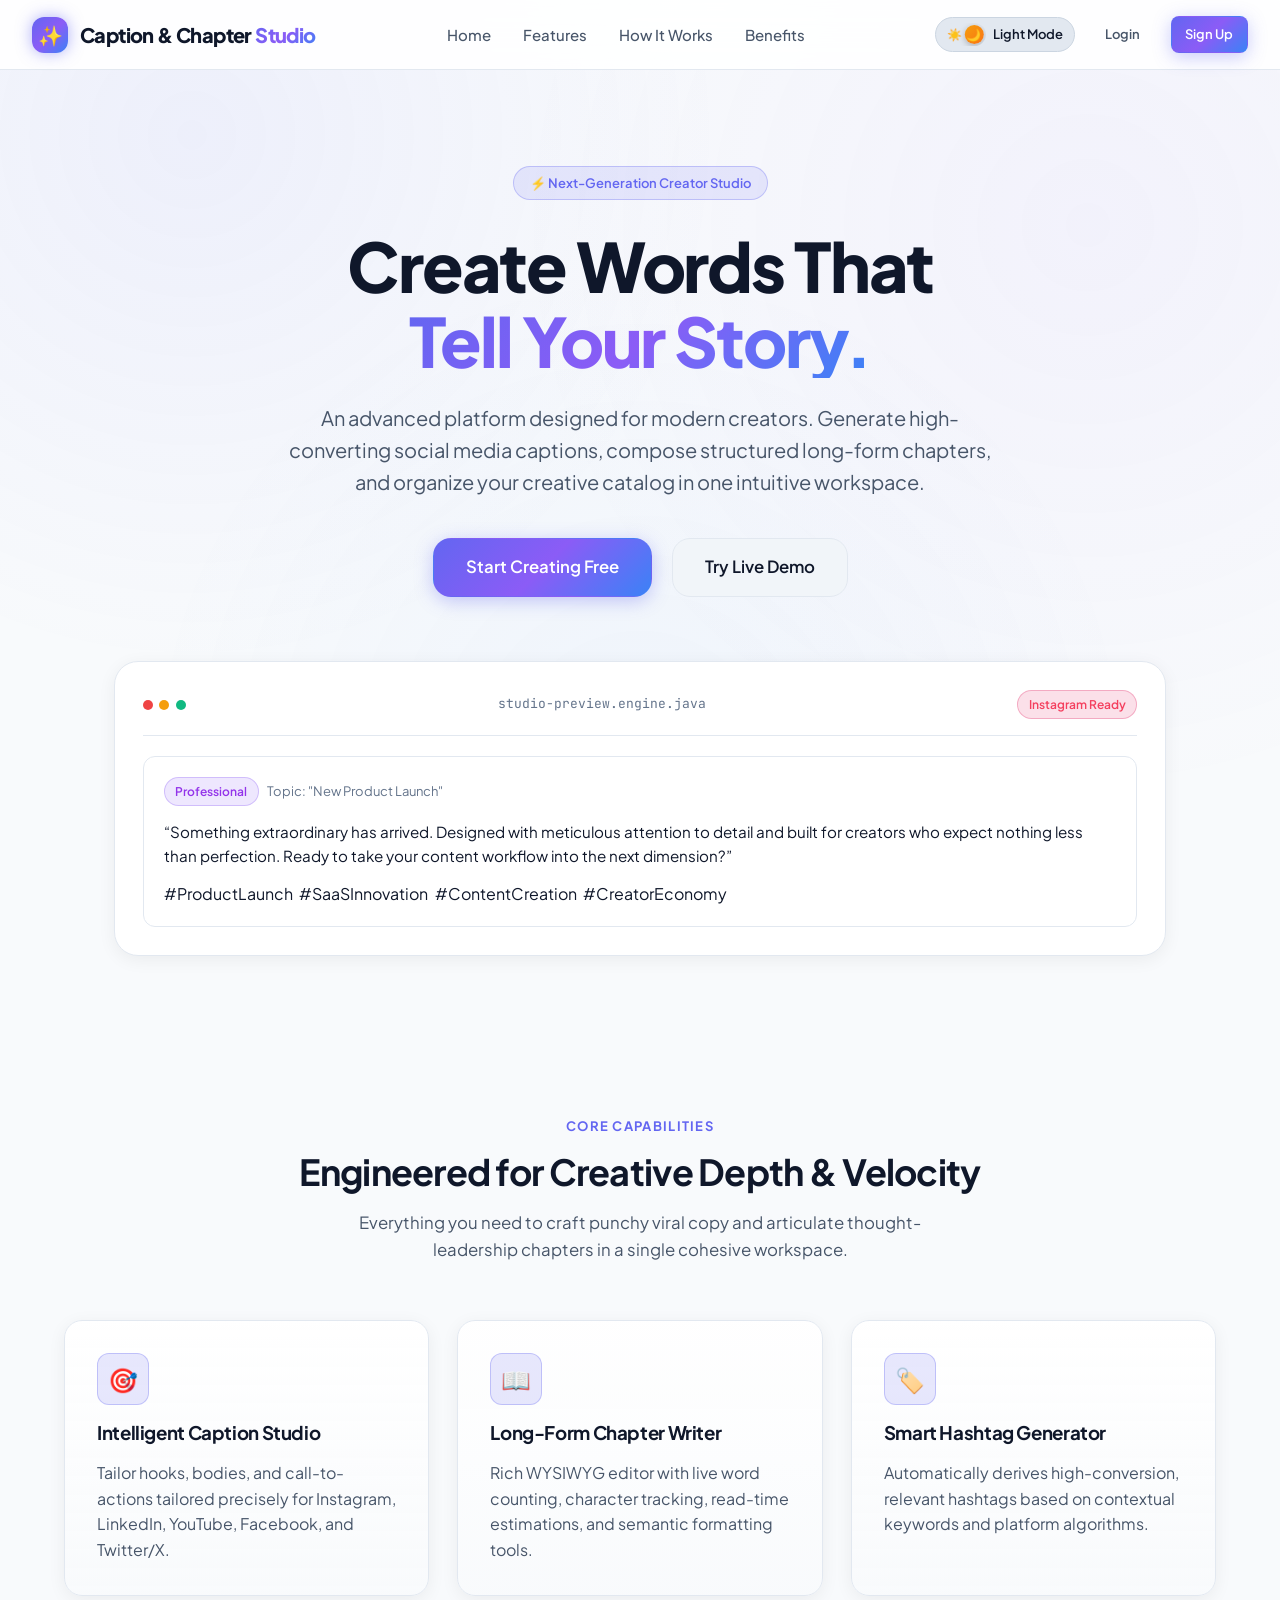
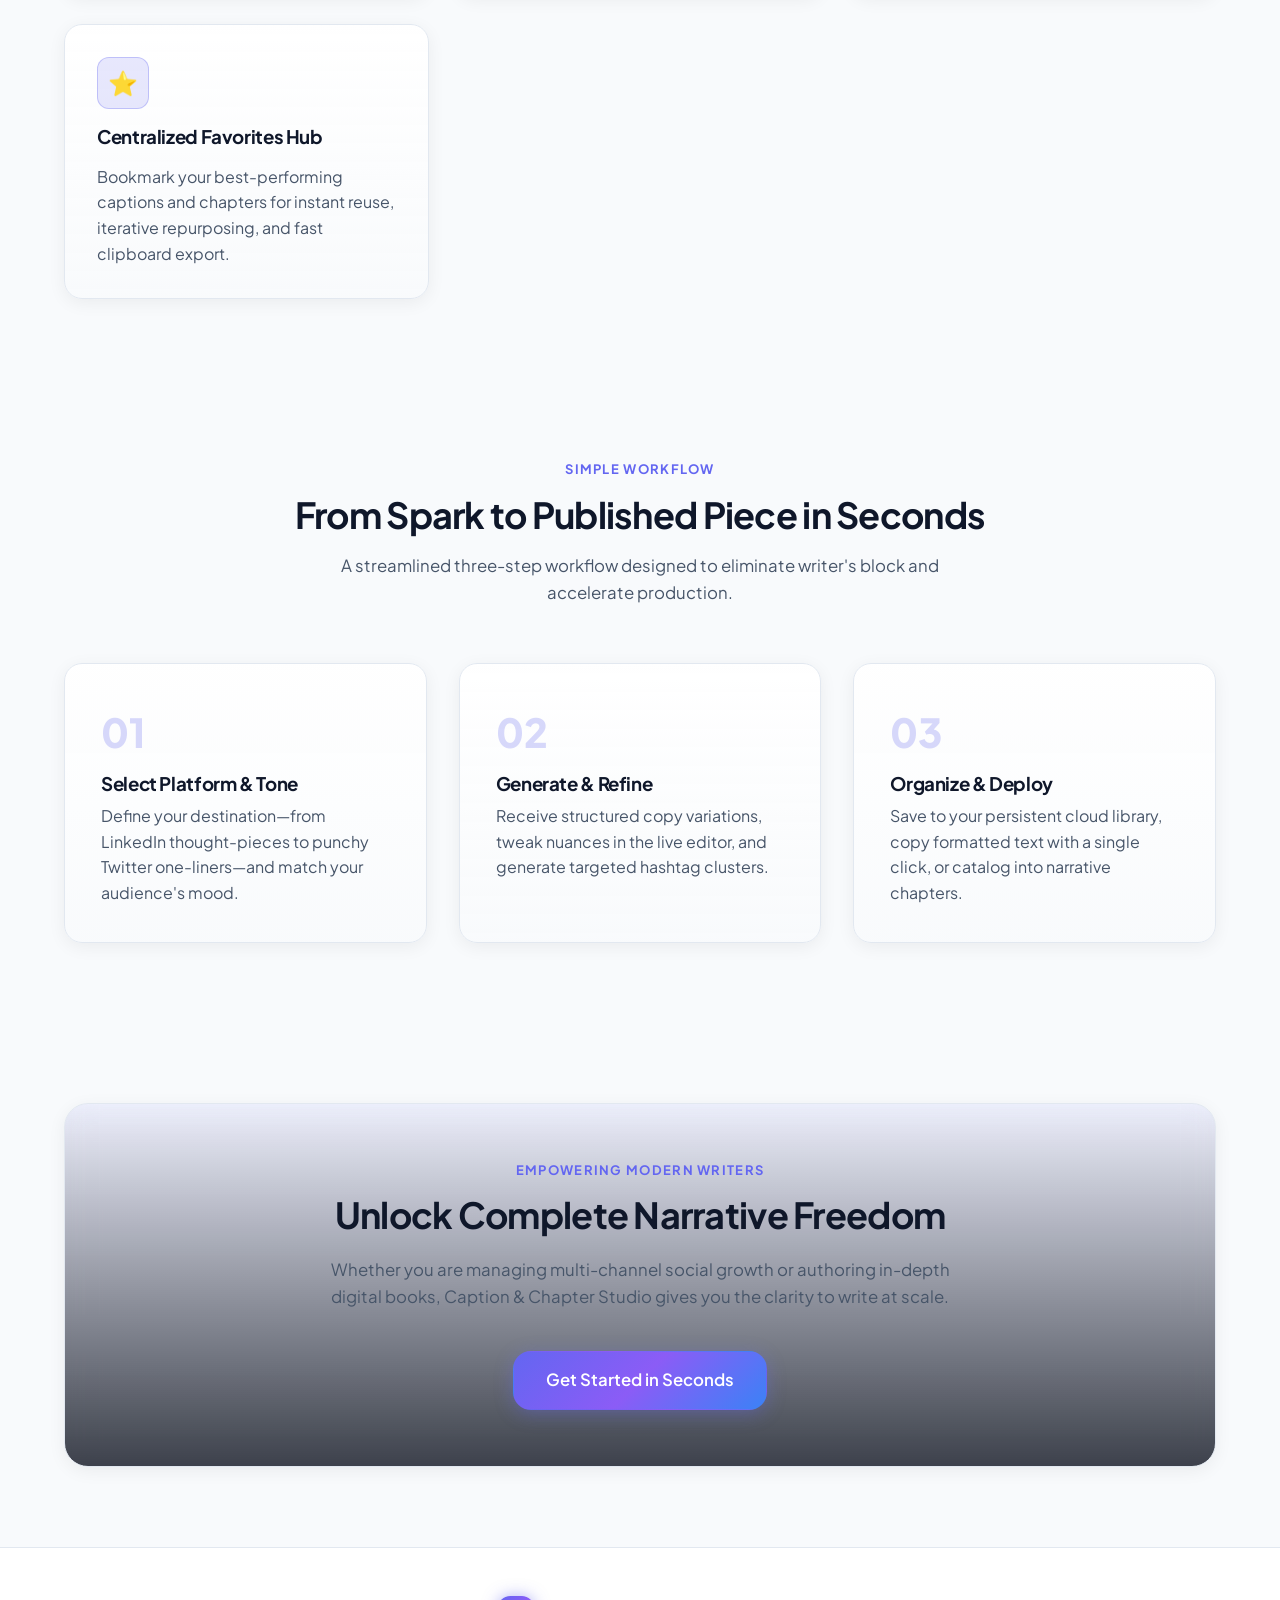
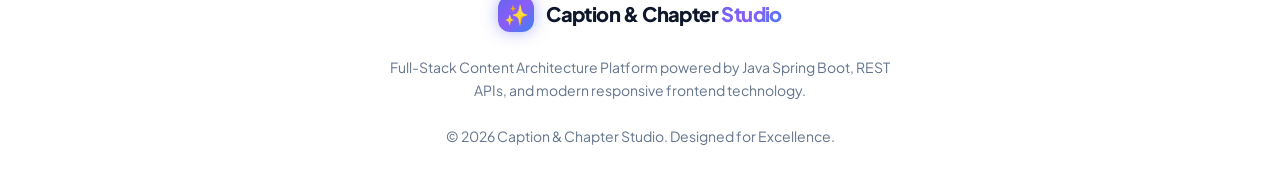
<file: frontend/index.html>
<!DOCTYPE html>
<html lang="en">
<head>
    <meta charset="UTF-8">
    <meta name="viewport" content="width=device-width, initial-scale=1.0">
    <title>Caption & Chapter Studio - Professional Content Creation Platform</title>
    <link rel="stylesheet" href="css/style.css">
    <link rel="stylesheet" href="css/responsive.css">
    <script>
        (function() {
            try {
                const saved = localStorage.getItem('theme');
                const theme = saved || (window.matchMedia('(prefers-color-scheme: light)').matches ? 'light' : 'dark');
                document.documentElement.setAttribute('data-theme', theme);
            } catch (e) {}
        })();
    </script>
</head>
<body>

    <!-- Top Navigation -->
    <nav class="landing-navbar">
        <div class="nav-container">
            <a href="index.html" class="brand-logo">
                <div class="brand-icon">✨</div>
                <span>Caption & Chapter <span class="gradient-text">Studio</span></span>
            </a>

            <ul class="nav-links">
                <li><a href="#home" class="nav-link">Home</a></li>
                <li><a href="#features" class="nav-link">Features</a></li>
                <li><a href="#how-it-works" class="nav-link">How It Works</a></li>
                <li><a href="#benefits" class="nav-link">Benefits</a></li>
            </ul>

            <div class="nav-actions">
                <button type="button" class="theme-toggle-btn" aria-label="Toggle dark and light mode" title="Switch theme">
                    <div class="theme-toggle-track">
                        <span class="theme-icon">☀️</span>
                        <span class="theme-icon">🌙</span>
                        <span class="theme-toggle-thumb"></span>
                    </div>
                    <span class="theme-toggle-label">Dark Mode</span>
                </button>
                <a href="login.html" class="btn btn-ghost btn-sm">Login</a>
                <a href="signup.html" class="btn btn-primary btn-sm">Sign Up</a>
            </div>
        </div>
    </nav>

    <!-- Hero Section -->
    <section id="home" class="hero-section">
        <div class="hero-pill">
            <span>⚡ Next-Generation Creator Studio</span>
        </div>

        <h1 class="hero-heading">
            Create Words That <br>
            <span class="gradient-text">Tell Your Story.</span>
        </h1>

        <p class="hero-subtitle">
            An advanced platform designed for modern creators. Generate high-converting social media captions, compose structured long-form chapters, and organize your creative catalog in one intuitive workspace.
        </p>

        <div class="hero-cta-group">
            <a href="signup.html" class="btn btn-primary btn-lg">Start Creating Free</a>
            <a href="#interactive-demo" class="btn btn-secondary btn-lg">Try Live Demo</a>
        </div>

        <!-- Live Interactive Preview Box -->
        <div id="interactive-demo" class="preview-mockup">
            <div class="mockup-header">
                <div class="mockup-dots">
                    <span class="mockup-dot red"></span>
                    <span class="mockup-dot yellow"></span>
                    <span class="mockup-dot green"></span>
                </div>
                <span style="font-size: 0.8125rem; color: var(--text-muted); font-family: var(--font-mono);">
                    studio-preview.engine.java
                </span>
                <span class="badge badge-platform-instagram">Instagram Ready</span>
            </div>

            <div style="display: grid; grid-template-columns: 1fr; gap: 1rem;">
                <div style="background: rgba(255, 255, 255, 0.02); padding: 1.25rem; border-radius: var(--radius-md); border: 1px solid var(--border-subtle);">
                    <div style="display: flex; gap: 0.5rem; margin-bottom: 0.85rem; align-items: center;">
                        <span class="badge badge-tone">Professional</span>
                        <span style="font-size: 0.8125rem; color: var(--text-muted);">Topic: "New Product Launch"</span>
                    </div>
                    <p style="font-size: 0.95rem; color: var(--text-primary); line-height: 1.6; margin-bottom: 0.75rem;">
                        “Something extraordinary has arrived. Designed with meticulous attention to detail and built for creators who expect nothing less than perfection. Ready to take your content workflow into the next dimension?”
                    </p>
                    <div style="display: flex; gap: 0.4rem; flex-wrap: wrap;">
                        <span class="hashtag-pill">#ProductLaunch</span>
                        <span class="hashtag-pill">#SaaSInnovation</span>
                        <span class="hashtag-pill">#ContentCreation</span>
                        <span class="hashtag-pill">#CreatorEconomy</span>
                    </div>
                </div>
            </div>
        </div>
    </section>

    <!-- Features Section -->
    <section id="features" class="features-section">
        <div class="section-header">
            <span class="section-tag">Core Capabilities</span>
            <h2 class="section-title">Engineered for Creative Depth & Velocity</h2>
            <p class="section-description">
                Everything you need to craft punchy viral copy and articulate thought-leadership chapters in a single cohesive workspace.
            </p>
        </div>

        <div class="features-grid">
            <div class="glass-card feature-card">
                <div class="feature-icon-wrapper">🎯</div>
                <h3>Intelligent Caption Studio</h3>
                <p>Tailor hooks, bodies, and call-to-actions tailored precisely for Instagram, LinkedIn, YouTube, Facebook, and Twitter/X.</p>
            </div>

            <div class="glass-card feature-card">
                <div class="feature-icon-wrapper">📖</div>
                <h3>Long-Form Chapter Writer</h3>
                <p>Rich WYSIWYG editor with live word counting, character tracking, read-time estimations, and semantic formatting tools.</p>
            </div>

            <div class="glass-card feature-card">
                <div class="feature-icon-wrapper">🏷️</div>
                <h3>Smart Hashtag Generator</h3>
                <p>Automatically derives high-conversion, relevant hashtags based on contextual keywords and platform algorithms.</p>
            </div>

            <div class="glass-card feature-card">
                <div class="feature-icon-wrapper">⭐</div>
                <h3>Centralized Favorites Hub</h3>
                <p>Bookmark your best-performing captions and chapters for instant reuse, iterative repurposing, and fast clipboard export.</p>
            </div>
        </div>
    </section>

    <!-- How It Works Section -->
    <section id="how-it-works" class="how-it-works-section">
        <div class="section-header">
            <span class="section-tag">Simple Workflow</span>
            <h2 class="section-title">From Spark to Published Piece in Seconds</h2>
            <p class="section-description">
                A streamlined three-step workflow designed to eliminate writer's block and accelerate production.
            </p>
        </div>

        <div class="steps-grid">
            <div class="glass-card step-card">
                <div class="step-number">01</div>
                <h3 style="margin-bottom: 0.5rem;">Select Platform & Tone</h3>
                <p>Define your destination—from LinkedIn thought-pieces to punchy Twitter one-liners—and match your audience's mood.</p>
            </div>

            <div class="glass-card step-card">
                <div class="step-number">02</div>
                <h3 style="margin-bottom: 0.5rem;">Generate & Refine</h3>
                <p>Receive structured copy variations, tweak nuances in the live editor, and generate targeted hashtag clusters.</p>
            </div>

            <div class="glass-card step-card">
                <div class="step-number">03</div>
                <h3 style="margin-bottom: 0.5rem;">Organize & Deploy</h3>
                <p>Save to your persistent cloud library, copy formatted text with a single click, or catalog into narrative chapters.</p>
            </div>
        </div>
    </section>

    <!-- Benefits Section -->
    <section id="benefits" class="benefits-section">
        <div class="glass-card" style="padding: 3.5rem 2.5rem; text-align: center; border-radius: var(--radius-xl); background: linear-gradient(180deg, rgba(99, 102, 241, 0.08) 0%, rgba(14, 19, 31, 0.8) 100%);">
            <span class="section-tag">Empowering Modern Writers</span>
            <h2 style="font-size: 2.25rem; margin-bottom: 1.25rem;">Unlock Complete Narrative Freedom</h2>
            <p style="max-width: 650px; margin: 0 auto 2.5rem; font-size: 1.05rem;">
                Whether you are managing multi-channel social growth or authoring in-depth digital books, Caption & Chapter Studio gives you the clarity to write at scale.
            </p>
            <a href="signup.html" class="btn btn-primary btn-lg">Get Started in Seconds</a>
        </div>
    </section>

    <!-- Footer -->
    <footer class="landing-footer">
        <div class="footer-content">
            <div class="brand-logo">
                <div class="brand-icon">✨</div>
                <span>Caption & Chapter <span class="gradient-text">Studio</span></span>
            </div>
            <p style="color: var(--text-muted); font-size: 0.875rem; max-width: 500px;">
                Full-Stack Content Architecture Platform powered by Java Spring Boot, REST APIs, and modern responsive frontend technology.
            </p>
            <div class="footer-copy">
                &copy; 2026 Caption & Chapter Studio. Designed for Excellence.
            </div>
        </div>
    </footer>

    <!-- Toast Notification Container -->
    <div id="toast-container"></div>

    <script src="js/theme.js"></script>
    <script src="js/main.js"></script>
</body>
</html>
</file>
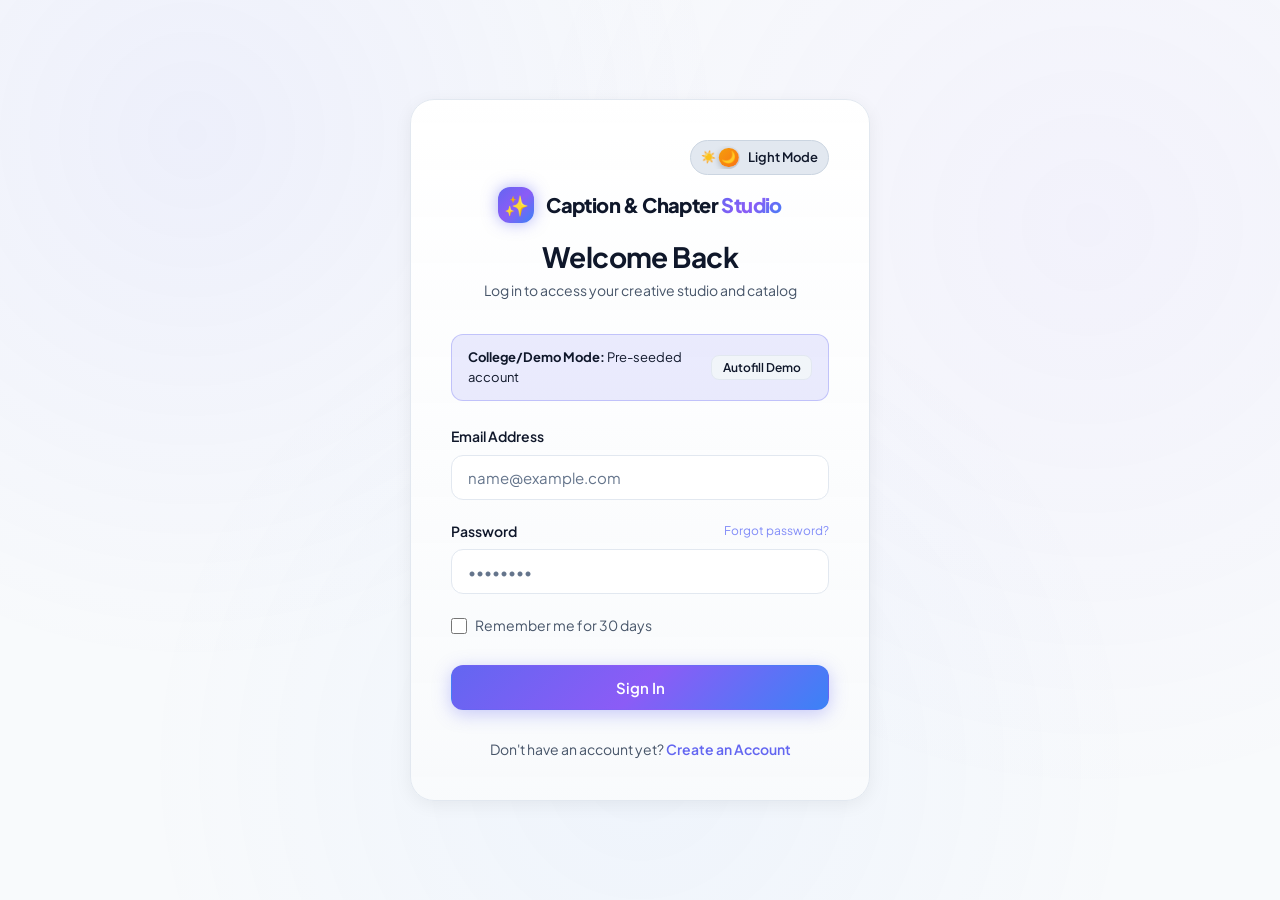
<file: frontend/captions.html>
<!DOCTYPE html>
<html lang="en">
<head>
    <meta charset="UTF-8">
    <meta name="viewport" content="width=device-width, initial-scale=1.0">
    <title>Caption Generator & Library - Caption & Chapter Studio</title>
    <link rel="stylesheet" href="css/style.css">
    <link rel="stylesheet" href="css/dashboard.css">
    <link rel="stylesheet" href="css/responsive.css">
    <script>
        (function() {
            try {
                const saved = localStorage.getItem('theme');
                const theme = saved || (window.matchMedia('(prefers-color-scheme: light)').matches ? 'light' : 'dark');
                document.documentElement.setAttribute('data-theme', theme);
            } catch (e) {}
        })();
    </script>
</head>
<body>

    <div class="app-layout">
        <!-- Sidebar Navigation -->
        <aside class="app-sidebar">
            <div class="sidebar-header">
                <a href="dashboard.html" class="brand-logo">
                    <div class="brand-icon">✨</div>
                    <span style="font-size: 1.1rem;">C&C <span class="gradient-text">Studio</span></span>
                </a>
            </div>

            <div class="sidebar-nav">
                <span class="nav-section-title">Workspace</span>
                <a href="dashboard.html" class="sidebar-link">
                    <span class="sidebar-icon">📊</span>
                    <span>Dashboard</span>
                </a>
                <a href="captions.html" class="sidebar-link active">
                    <span class="sidebar-icon">⚡</span>
                    <span>Caption Generator</span>
                </a>
                <a href="chapters.html" class="sidebar-link">
                    <span class="sidebar-icon">✍️</span>
                    <span>Chapter Writer</span>
                </a>

                <span class="nav-section-title">My Content</span>
                <a href="#library" class="sidebar-link">
                    <span class="sidebar-icon">💬</span>
                    <span>My Captions</span>
                </a>
                <a href="chapters.html#library" class="sidebar-link">
                    <span class="sidebar-icon">📚</span>
                    <span>My Chapters</span>
                </a>
                <a href="favorites.html" class="sidebar-link">
                    <span class="sidebar-icon">⭐</span>
                    <span>Favorites</span>
                </a>

                <span class="nav-section-title">Settings</span>
                <a href="profile.html" class="sidebar-link">
                    <span class="sidebar-icon">👤</span>
                    <span>Profile & Account</span>
                </a>
                <a href="javascript:void(0)" class="sidebar-link btn-logout-action">
                    <span class="sidebar-icon">🚪</span>
                    <span>Sign Out</span>
                </a>
            </div>

            <div class="sidebar-footer">
                <div class="user-snippet">
                    <div class="user-avatar">CC</div>
                    <div class="user-info-text">
                        <div class="user-info-name">Loading...</div>
                        <div class="user-info-role">Creator Studio</div>
                    </div>
                </div>
            </div>
        </aside>

        <!-- Main Body -->
        <div class="app-main">
            <!-- Topbar -->
            <header class="app-topbar">
                <div class="topbar-left">
                    <button class="hamburger-btn" aria-label="Toggle Navigation">☰</button>
                    <h1 class="topbar-title">Caption Studio</h1>
                </div>

                <div class="topbar-right">
                    <button type="button" class="theme-toggle-btn" aria-label="Toggle dark and light mode" title="Switch theme">
                        <div class="theme-toggle-track">
                            <span class="theme-icon">☀️</span>
                            <span class="theme-icon">🌙</span>
                            <span class="theme-toggle-thumb"></span>
                        </div>
                        <span class="theme-toggle-label">Dark Mode</span>
                    </button>
                    <a href="#library" class="btn btn-secondary btn-sm">Jump to Library ↓</a>
                    <div class="user-avatar" style="cursor: pointer;" onclick="window.location.href='profile.html'">CC</div>
                </div>
            </header>

            <main class="app-content">
                <!-- Section 1: Generator Workspace -->
                <div class="page-header-bar">
                    <div>
                        <h2 style="font-size: 1.75rem; margin-bottom: 0.25rem;">Intelligent Caption Generator</h2>
                        <p class="page-subtitle">Formulate high-impact social copy tuned to target platforms and audience psychology.</p>
                    </div>
                </div>

                <div class="generator-grid" style="margin-bottom: 4rem;">
                    <!-- Configuration Panel -->
                    <div class="glass-card config-panel">
                        <div class="form-group">
                            <label class="form-label" for="caption-topic">What is your post about?</label>
                            <input type="text" id="caption-topic" class="form-input" placeholder="e.g. New Product Launch, 5 Productivity Tips, Morning Coffee Routine..." required>
                        </div>

                        <!-- Platform Selector -->
                        <div class="form-group">
                            <label class="form-label">Target Platform</label>
                            <div class="platform-selector">
                                <label class="platform-radio-label selected">
                                    <input type="radio" name="platform" value="Instagram" checked>
                                    <span>📸 Instagram</span>
                                </label>
                                <label class="platform-radio-label">
                                    <input type="radio" name="platform" value="LinkedIn">
                                    <span>💼 LinkedIn</span>
                                </label>
                                <label class="platform-radio-label">
                                    <input type="radio" name="platform" value="Twitter/X">
                                    <span>🐦 Twitter/X</span>
                                </label>
                                <label class="platform-radio-label">
                                    <input type="radio" name="platform" value="YouTube">
                                    <span>🎬 YouTube</span>
                                </label>
                                <label class="platform-radio-label">
                                    <input type="radio" name="platform" value="Facebook">
                                    <span>👥 Facebook</span>
                                </label>
                            </div>
                        </div>

                        <!-- Tone Selector & Length -->
                        <div style="display: grid; grid-template-columns: repeat(auto-fit, minmax(200px, 1fr)); gap: 1.25rem; margin-bottom: 1.25rem;">
                            <div class="form-group" style="margin-bottom: 0;">
                                <label class="form-label" for="caption-tone">Tone & Style</label>
                                <select id="caption-tone" class="form-select">
                                    <option value="Professional" selected>Professional & Authoritative</option>
                                    <option value="Motivational">Motivational & Energizing</option>
                                    <option value="Funny">Funny & Witty</option>
                                    <option value="Emotional">Emotional & Heartfelt</option>
                                    <option value="Casual">Casual & Conversational</option>
                                    <option value="Luxury">Luxury & Minimalist</option>
                                    <option value="Gen-Z">Gen-Z (Trendy, Slang & Vibes)</option>
                                    <option value="Cinematic">Cinematic (Epic & Visual Mood)</option>
                                    <option value="Storytelling">Storytelling (Narrative Journey)</option>
                                </select>
                            </div>

                            <div class="form-group" style="margin-bottom: 0;">
                                <label class="form-label">Caption Length</label>
                                <div class="length-segmented-control">
                                    <button type="button" class="segment-btn" data-value="Short">Short</button>
                                    <button type="button" class="segment-btn active" data-value="Medium">Medium</button>
                                    <button type="button" class="segment-btn" data-value="Long">Long</button>
                                </div>
                            </div>
                        </div>

                        <!-- Hashtag Option -->
                        <div class="form-group">
                            <label class="form-checkbox-label">
                                <input type="checkbox" id="include-hashtags" class="form-checkbox" checked>
                                <span>Automatically generate relevant high-traffic hashtags</span>
                            </label>
                        </div>

                        <!-- Buttons Group -->
                        <div style="display: flex; gap: 0.75rem; margin-top: 1.5rem;">
                            <button type="button" id="btn-generate-caption" class="btn btn-primary" style="flex: 2;">
                                <span>⚡ Generate 5 Captions</span>
                            </button>
                            <button type="button" id="btn-clear-generator" class="btn btn-secondary" style="flex: 1;">
                                Clear
                            </button>
                        </div>
                    </div>

                    <!-- Result Output Panel -->
                    <div class="glass-card result-panel">
                        <div style="display: flex; align-items: center; justify-content: space-between; margin-bottom: 1rem;">
                            <div style="display: flex; align-items: center; gap: 0.5rem;">
                                <h3 style="font-size: 1.15rem;">Generated Captions</h3>
                                <span id="results-count-badge" class="badge badge-category" style="display: none;">5 Options</span>
                            </div>
                            <span id="generation-topic-badge" style="font-size: 0.8125rem; color: var(--text-muted);">Ready to synthesize</span>
                        </div>

                        <!-- Initial Placeholder -->
                        <div id="result-initial-placeholder" class="output-box" style="text-align: center; padding: 2.5rem 1.25rem;">
                            <div style="font-size: 2.25rem; margin-bottom: 0.6rem;">✨</div>
                            <h4 style="font-size: 1.1rem; margin-bottom: 0.45rem; color: #ffffff;">5 Distinct Topic-Aware Captions</h4>
                            <p style="font-size: 0.875rem; color: var(--text-muted); max-width: 360px; margin: 0 auto;">
                                Enter your specific topic (e.g. <em>New Gym Opening</em>, <em>iPhone 17</em>, <em>Coffee Shop</em>), pick platform & tone, and click <strong>Generate</strong> to create 5 unique variations at once.
                            </p>
                        </div>

                        <!-- Loading Shimmer State -->
                        <div id="results-loading" style="display: none;" class="caption-options-container">
                            <div class="skeleton-card">
                                <div class="skeleton-line short"></div>
                                <div class="skeleton-line long"></div>
                                <div class="skeleton-line medium"></div>
                            </div>
                            <div class="skeleton-card">
                                <div class="skeleton-line short"></div>
                                <div class="skeleton-line long"></div>
                                <div class="skeleton-line medium"></div>
                            </div>
                            <div class="skeleton-card">
                                <div class="skeleton-line short"></div>
                                <div class="skeleton-line long"></div>
                                <div class="skeleton-line medium"></div>
                            </div>
                        </div>

                        <!-- 5 Options Cards Container -->
                        <div id="caption-options-list" class="caption-options-container"></div>

                        <!-- Generate More Button -->
                        <div id="generate-more-wrapper" style="display: none;">
                            <button type="button" id="btn-generate-more" class="btn-generate-more">
                                <span>✨ Generate More (5 New Unique Captions)</span>
                            </button>
                        </div>
                    </div>
                </div>

                <!-- Section 2: My Captions Library -->
                <div id="library" class="page-header-bar" style="padding-top: 1.5rem; border-top: 1px solid var(--border-subtle);">
                    <div>
                        <div style="display: flex; align-items: center; gap: 0.75rem;">
                            <h2 style="font-size: 1.75rem; margin-bottom: 0.25rem;">My Captions Library</h2>
                            <span id="caption-count-badge" class="badge badge-category" style="font-size: 0.8125rem;">0 captions</span>
                        </div>
                        <p class="page-subtitle">Organize, search, favorite, and copy your catalog of saved captions.</p>
                    </div>
                </div>

                <!-- Filters and Search Toolbar -->
                <div class="filter-bar">
                    <div class="search-input-wrapper">
                        <span class="search-icon">🔍</span>
                        <input type="text" id="search-captions" class="form-input" placeholder="Search by topic, keyword, or text content...">
                    </div>

                    <div style="min-width: 160px;">
                        <select id="filter-platform" class="form-select">
                            <option value="all">All Platforms</option>
                            <option value="Instagram">Instagram</option>
                            <option value="LinkedIn">LinkedIn</option>
                            <option value="Twitter/X">Twitter/X</option>
                            <option value="YouTube">YouTube</option>
                            <option value="Facebook">Facebook</option>
                        </select>
                    </div>

                    <div>
                        <label class="form-checkbox-label" style="background: rgba(255,255,255,0.03); padding: 0.65rem 1rem; border-radius: var(--radius-md); border: 1px solid var(--border-subtle);">
                            <input type="checkbox" id="filter-fav-only" class="form-checkbox">
                            <span>Favorites Only</span>
                        </label>
                    </div>
                </div>

                <!-- Captions Grid -->
                <div id="captions-list" class="cards-grid">
                    <div style="color: var(--text-muted); font-size: 0.875rem;">Loading captions...</div>
                </div>
            </main>
        </div>
    </div>

    <!-- Edit Caption Modal -->
    <div id="edit-caption-modal" class="modal-backdrop">
        <div class="modal-container">
            <div class="modal-header">
                <h3>Edit Caption</h3>
                <button type="button" class="modal-close" onclick="closeEditCaptionModal()">&times;</button>
            </div>
            <form id="edit-caption-form">
                <input type="hidden" id="edit-caption-id">
                
                <div class="form-group">
                    <label class="form-label" for="edit-caption-topic">Topic</label>
                    <input type="text" id="edit-caption-topic" class="form-input" required>
                </div>

                <div style="display: grid; grid-template-columns: 1fr 1fr; gap: 1rem;">
                    <div class="form-group">
                        <label class="form-label" for="edit-caption-platform">Platform</label>
                        <select id="edit-caption-platform" class="form-select">
                            <option value="Instagram">Instagram</option>
                            <option value="LinkedIn">LinkedIn</option>
                            <option value="Twitter/X">Twitter/X</option>
                            <option value="YouTube">YouTube</option>
                            <option value="Facebook">Facebook</option>
                        </select>
                    </div>

                    <div class="form-group">
                        <label class="form-label" for="edit-caption-tone">Tone</label>
                        <select id="edit-caption-tone" class="form-select">
                            <option value="Professional">Professional</option>
                            <option value="Funny">Funny</option>
                            <option value="Emotional">Emotional</option>
                            <option value="Motivational">Motivational</option>
                            <option value="Casual">Casual</option>
                            <option value="Luxury">Luxury</option>
                        </select>
                    </div>
                </div>

                <div class="form-group">
                    <label class="form-label" for="edit-caption-content">Content</label>
                    <textarea id="edit-caption-content" class="form-textarea" rows="6" required></textarea>
                </div>

                <div style="display: flex; justify-content: flex-end; gap: 0.75rem; margin-top: 1.5rem;">
                    <button type="button" class="btn btn-secondary" onclick="closeEditCaptionModal()">Cancel</button>
                    <button type="submit" class="btn btn-primary">Save Changes</button>
                </div>
            </form>
        </div>
    </div>

    <!-- Toast Notifications Container -->
    <div id="toast-container"></div>

    <script src="js/theme.js"></script>
    <script src="js/main.js"></script>
    <script src="js/captions.js"></script>
</body>
</html>
</file>
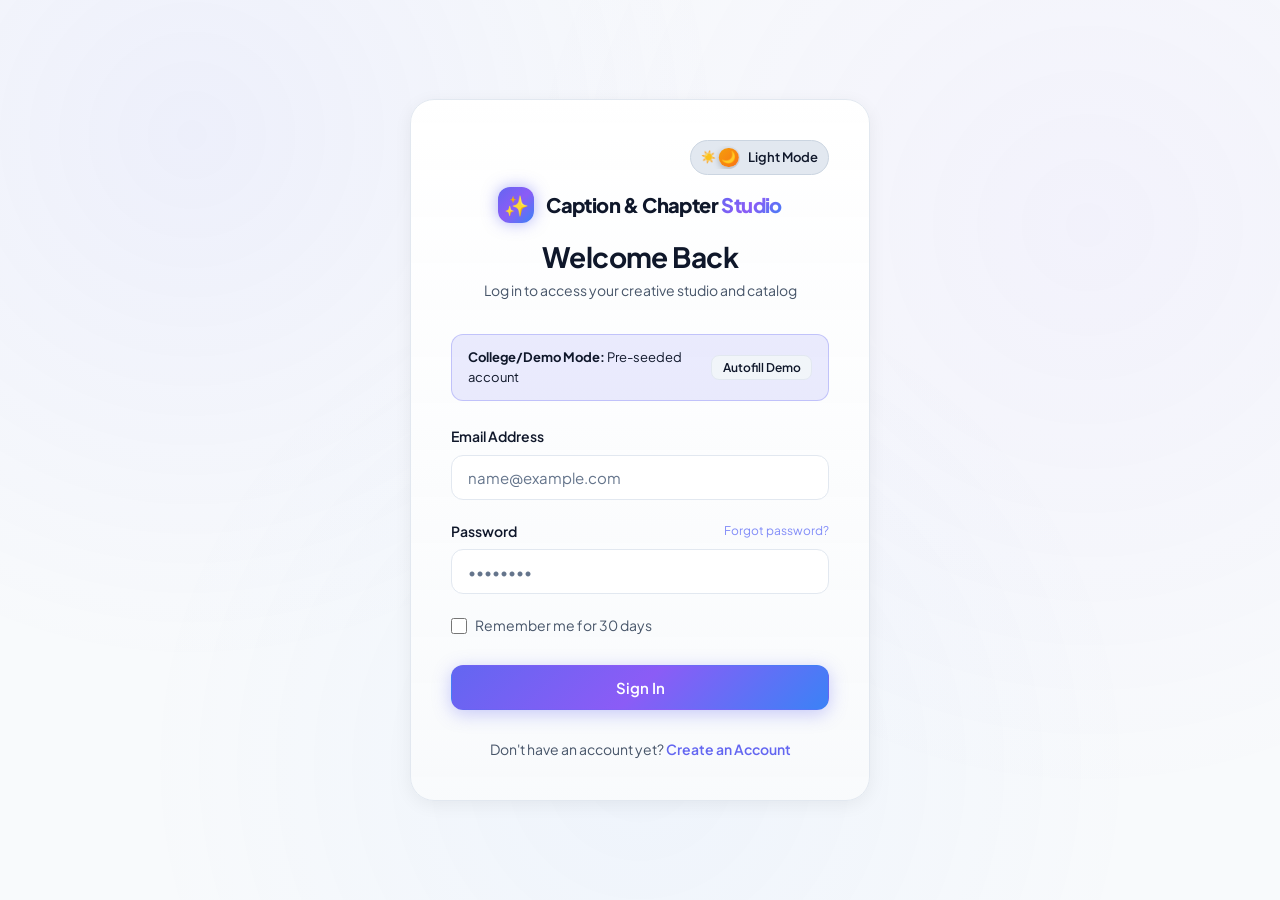
<file: frontend/chapters.html>
<!DOCTYPE html>
<html lang="en">
<head>
    <meta charset="UTF-8">
    <meta name="viewport" content="width=device-width, initial-scale=1.0">
    <title>Chapter Writer & Reader - Caption & Chapter Studio</title>
    <link rel="stylesheet" href="css/style.css">
    <link rel="stylesheet" href="css/dashboard.css">
    <link rel="stylesheet" href="css/responsive.css">
    <script>
        (function() {
            try {
                const saved = localStorage.getItem('theme');
                const theme = saved || (window.matchMedia('(prefers-color-scheme: light)').matches ? 'light' : 'dark');
                document.documentElement.setAttribute('data-theme', theme);
            } catch (e) {}
        })();
    </script>
</head>
<body>

    <div class="app-layout">
        <!-- Sidebar Navigation -->
        <aside class="app-sidebar">
            <div class="sidebar-header">
                <a href="dashboard.html" class="brand-logo">
                    <div class="brand-icon">✨</div>
                    <span style="font-size: 1.1rem;">C&C <span class="gradient-text">Studio</span></span>
                </a>
            </div>

            <div class="sidebar-nav">
                <span class="nav-section-title">Workspace</span>
                <a href="dashboard.html" class="sidebar-link">
                    <span class="sidebar-icon">📊</span>
                    <span>Dashboard</span>
                </a>
                <a href="captions.html" class="sidebar-link">
                    <span class="sidebar-icon">⚡</span>
                    <span>Caption Generator</span>
                </a>
                <a href="chapters.html" class="sidebar-link active">
                    <span class="sidebar-icon">✍️</span>
                    <span>Chapter Writer</span>
                </a>

                <span class="nav-section-title">My Content</span>
                <a href="captions.html#library" class="sidebar-link">
                    <span class="sidebar-icon">💬</span>
                    <span>My Captions</span>
                </a>
                <a href="#library" class="sidebar-link">
                    <span class="sidebar-icon">📚</span>
                    <span>My Chapters</span>
                </a>
                <a href="favorites.html" class="sidebar-link">
                    <span class="sidebar-icon">⭐</span>
                    <span>Favorites</span>
                </a>

                <span class="nav-section-title">Settings</span>
                <a href="profile.html" class="sidebar-link">
                    <span class="sidebar-icon">👤</span>
                    <span>Profile & Account</span>
                </a>
                <a href="javascript:void(0)" class="sidebar-link btn-logout-action">
                    <span class="sidebar-icon">🚪</span>
                    <span>Sign Out</span>
                </a>
            </div>

            <div class="sidebar-footer">
                <div class="user-snippet">
                    <div class="user-avatar">CC</div>
                    <div class="user-info-text">
                        <div class="user-info-name">Loading...</div>
                        <div class="user-info-role">Creator Studio</div>
                    </div>
                </div>
            </div>
        </aside>

        <!-- Main Body -->
        <div class="app-main">
            <!-- Topbar -->
            <header class="app-topbar">
                <div class="topbar-left">
                    <button class="hamburger-btn" aria-label="Toggle Navigation">☰</button>
                    <h1 class="topbar-title">Chapter Writer</h1>
                </div>

                <div class="topbar-right">
                    <button type="button" class="theme-toggle-btn" aria-label="Toggle dark and light mode" title="Switch theme">
                        <div class="theme-toggle-track">
                            <span class="theme-icon">☀️</span>
                            <span class="theme-icon">🌙</span>
                            <span class="theme-toggle-thumb"></span>
                        </div>
                        <span class="theme-toggle-label">Dark Mode</span>
                    </button>
                    <a href="#library" class="btn btn-secondary btn-sm">Jump to Library ↓</a>
                    <div class="user-avatar" style="cursor: pointer;" onclick="window.location.href='profile.html'">CC</div>
                </div>
            </header>

            <main class="app-content">
                <!-- Section 1: Writer Surface -->
                <div class="page-header-bar" id="chapter-editor-container">
                    <div>
                        <div style="display: flex; align-items: center; gap: 0.75rem;">
                            <h2 style="font-size: 1.75rem; margin-bottom: 0.25rem;">Long-Form Chapter Studio</h2>
                            <span id="editor-status-mode" class="badge badge-category" style="font-size: 0.8125rem;">New Chapter</span>
                        </div>
                        <p class="page-subtitle">Author deep articles, essays, book chapters, and scripts in a distraction-free environment.</p>
                    </div>
                </div>

                <div class="editor-shell">
                    <div style="padding: 1.5rem 1.75rem 0.5rem; display: grid; grid-template-columns: 2fr 1fr; gap: 1.25rem;">
                        <div class="form-group" style="margin-bottom: 0.75rem;">
                            <label class="form-label" for="chapter-title">Chapter Title</label>
                            <input type="text" id="chapter-title" class="form-input" placeholder="e.g. Chapter 1: The Foundations of Digital Narrative" required>
                        </div>

                        <div class="form-group" style="margin-bottom: 0.75rem;">
                            <label class="form-label" for="chapter-category">Category / Topic</label>
                            <input type="text" id="chapter-category" class="form-input" placeholder="e.g. Technology, Business, Essay..." list="category-suggestions">
                            <datalist id="category-suggestions">
                                <option value="Technology">
                                <option value="Business Strategy">
                                <option value="Content Strategy">
                                <option value="Fiction">
                                <option value="Self-Improvement">
                                <option value="Marketing">
                            </datalist>
                        </div>
                    </div>

                    <div style="padding: 0 1.75rem 1rem;">
                        <div class="form-group" style="margin-bottom: 0;">
                            <label class="form-label" for="chapter-description">Short Summary / Thesis (Optional)</label>
                            <input type="text" id="chapter-description" class="form-input" placeholder="Brief 1-sentence synopsis of what this chapter covers...">
                        </div>
                    </div>

                    <!-- WYSIWYG Formatting Toolbar -->
                    <div class="editor-toolbar">
                        <button type="button" class="toolbar-btn" data-command="bold" title="Bold (Ctrl+B)"><b>B</b></button>
                        <button type="button" class="toolbar-btn" data-command="italic" title="Italic (Ctrl+I)"><i>I</i></button>
                        <button type="button" class="toolbar-btn" data-command="underline" title="Underline (Ctrl+U)"><u>U</u></button>
                        
                        <div class="toolbar-divider"></div>

                        <button type="button" class="toolbar-btn" data-command="formatBlock" data-arg="h2" title="Heading 2">H2</button>
                        <button type="button" class="toolbar-btn" data-command="formatBlock" data-arg="h3" title="Heading 3">H3</button>
                        <button type="button" class="toolbar-btn" data-command="formatBlock" data-arg="p" title="Paragraph">¶</button>

                        <div class="toolbar-divider"></div>

                        <button type="button" class="toolbar-btn" data-command="insertUnorderedList" title="Bullet List">•≡</button>
                        <button type="button" class="toolbar-btn" data-command="insertOrderedList" title="Numbered List">1.≡</button>
                        <button type="button" class="toolbar-btn" data-command="formatBlock" data-arg="blockquote" title="Quote">❝</button>

                        <div class="toolbar-divider"></div>

                        <button type="button" class="toolbar-btn" data-command="removeFormat" title="Clear Formatting">✕</button>
                    </div>

                    <!-- Content Editable Surface -->
                    <div id="chapter-editor" class="editor-surface" contenteditable="true" data-placeholder="Begin writing your chapter here. Share insights, build narratives, and format with headings..."></div>

                    <!-- Metrics and Action Bar -->
                    <div class="editor-metrics-bar">
                        <div style="display: flex; gap: 1rem; align-items: center;">
                            <span id="editor-word-count">0 words</span> • 
                            <span id="editor-char-count">0 characters</span> • 
                            <span id="editor-read-time">~0 min read</span>
                        </div>

                        <div style="display: flex; gap: 0.75rem;">
                            <button type="button" id="btn-clear-chapter" class="btn btn-secondary btn-sm">Clear Editor</button>
                            <button type="button" id="btn-save-chapter" class="btn btn-primary btn-sm">Save Chapter</button>
                        </div>
                    </div>
                </div>

                <!-- Section 2: Chapters Library -->
                <div id="library" class="page-header-bar" style="padding-top: 1.5rem; border-top: 1px solid var(--border-subtle);">
                    <div>
                        <div style="display: flex; align-items: center; gap: 0.75rem;">
                            <h2 style="font-size: 1.75rem; margin-bottom: 0.25rem;">My Chapters Library</h2>
                            <span id="chapters-count-badge" class="badge badge-category" style="font-size: 0.8125rem;">0 chapters</span>
                        </div>
                        <p class="page-subtitle">Your collection of structured chapters and manuscripts.</p>
                    </div>
                </div>

                <!-- Filter Bar -->
                <div class="filter-bar">
                    <div class="search-input-wrapper">
                        <span class="search-icon">🔍</span>
                        <input type="text" id="search-chapters" class="form-input" placeholder="Search chapters by title, category, or content...">
                    </div>

                    <div style="min-width: 180px;">
                        <select id="filter-category" class="form-select">
                            <option value="all">All Categories</option>
                        </select>
                    </div>

                    <div>
                        <label class="form-checkbox-label" style="background: rgba(255,255,255,0.03); padding: 0.65rem 1rem; border-radius: var(--radius-md); border: 1px solid var(--border-subtle);">
                            <input type="checkbox" id="filter-chapter-fav-only" class="form-checkbox">
                            <span>Favorites Only</span>
                        </label>
                    </div>
                </div>

                <!-- Chapters Grid -->
                <div id="chapters-list" class="cards-grid">
                    <div style="color: var(--text-muted); font-size: 0.875rem;">Loading chapters...</div>
                </div>
            </main>
        </div>
    </div>

    <!-- Chapter Reader Modal -->
    <div id="chapter-reader-modal" class="modal-backdrop">
        <div class="modal-container" style="max-width: 800px;">
            <div class="modal-header">
                <div>
                    <span id="reader-category" class="badge badge-category" style="margin-bottom: 0.35rem;">Category</span>
                    <h2 id="reader-title" style="font-size: 1.65rem; color: var(--text-primary);">Chapter Title</h2>
                    <span id="reader-date" style="font-size: 0.8125rem; color: var(--text-muted);">Date</span>
                </div>
                <button type="button" class="modal-close" onclick="closeChapterReaderModal()">&times;</button>
            </div>

            <div id="reader-content" style="line-height: 1.8; font-size: 1.05rem; color: var(--text-primary); margin-top: 1.5rem; border-top: 1px solid var(--border-subtle); padding-top: 1.5rem;">
                <!-- Chapter Content renders here -->
            </div>

            <div style="display: flex; justify-content: flex-end; margin-top: 2rem;">
                <button type="button" class="btn btn-secondary" onclick="closeChapterReaderModal()">Close Reader</button>
            </div>
        </div>
    </div>

    <!-- Toast Notifications Container -->
    <div id="toast-container"></div>

    <script src="js/theme.js"></script>
    <script src="js/main.js"></script>
    <script src="js/chapters.js"></script>
</body>
</html>
</file>
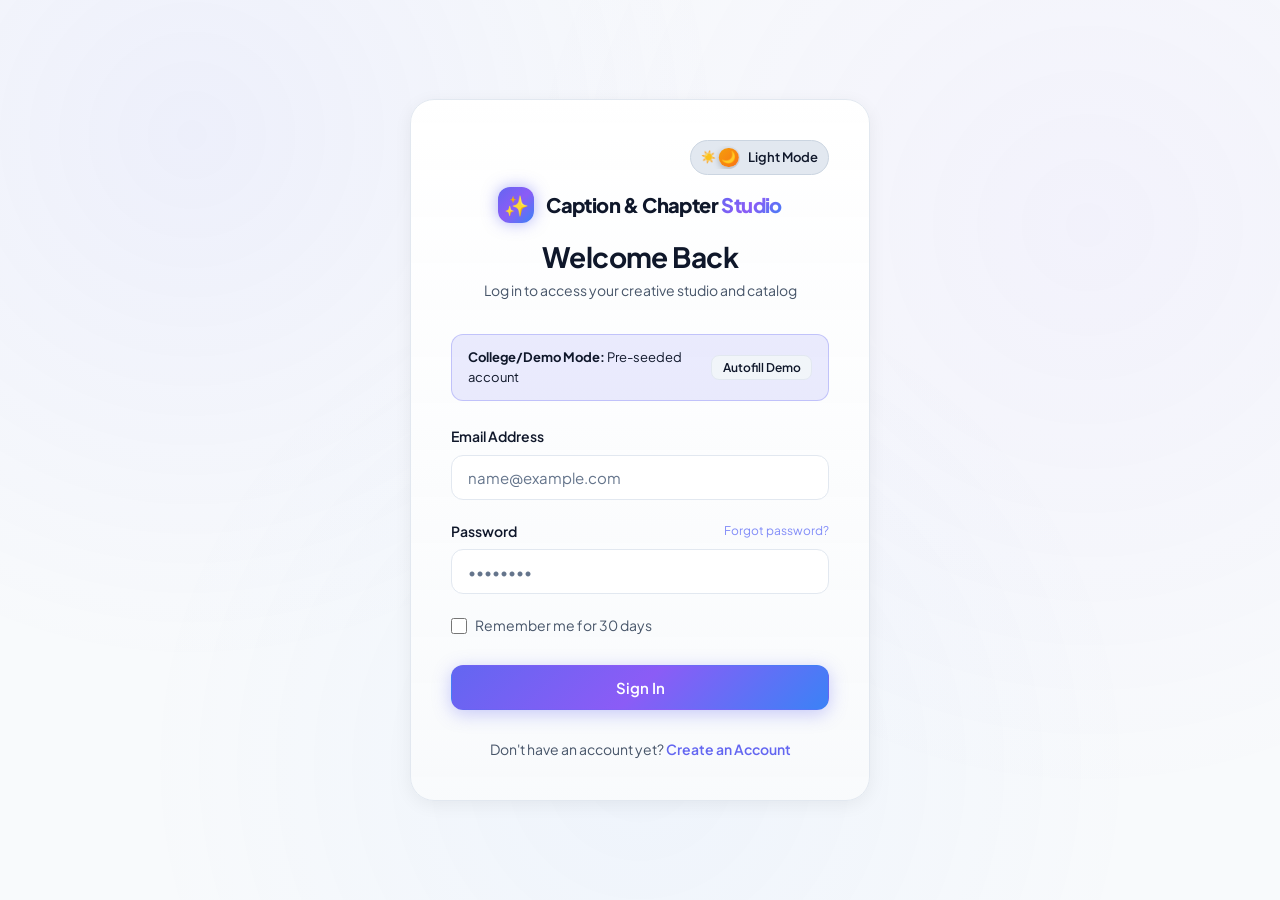
<file: frontend/dashboard.html>
<!DOCTYPE html>
<html lang="en">
<head>
    <meta charset="UTF-8">
    <meta name="viewport" content="width=device-width, initial-scale=1.0">
    <title>Dashboard - Caption & Chapter Studio</title>
    <link rel="stylesheet" href="css/style.css">
    <link rel="stylesheet" href="css/dashboard.css">
    <link rel="stylesheet" href="css/responsive.css">
    <script>
        (function() {
            try {
                const saved = localStorage.getItem('theme');
                const theme = saved || (window.matchMedia('(prefers-color-scheme: light)').matches ? 'light' : 'dark');
                document.documentElement.setAttribute('data-theme', theme);
            } catch (e) {}
        })();
    </script>
</head>
<body>

    <div class="app-layout">
        <!-- Sidebar Navigation -->
        <aside class="app-sidebar">
            <div class="sidebar-header">
                <a href="dashboard.html" class="brand-logo">
                    <div class="brand-icon">✨</div>
                    <span style="font-size: 1.1rem;">C&C <span class="gradient-text">Studio</span></span>
                </a>
            </div>

            <div class="sidebar-nav">
                <span class="nav-section-title">Workspace</span>
                <a href="dashboard.html" class="sidebar-link active">
                    <span class="sidebar-icon">📊</span>
                    <span>Dashboard</span>
                </a>
                <a href="captions.html" class="sidebar-link">
                    <span class="sidebar-icon">⚡</span>
                    <span>Caption Generator</span>
                </a>
                <a href="chapters.html" class="sidebar-link">
                    <span class="sidebar-icon">✍️</span>
                    <span>Chapter Writer</span>
                </a>

                <span class="nav-section-title">My Content</span>
                <a href="captions.html#library" class="sidebar-link">
                    <span class="sidebar-icon">💬</span>
                    <span>My Captions</span>
                </a>
                <a href="chapters.html#library" class="sidebar-link">
                    <span class="sidebar-icon">📚</span>
                    <span>My Chapters</span>
                </a>
                <a href="favorites.html" class="sidebar-link">
                    <span class="sidebar-icon">⭐</span>
                    <span>Favorites</span>
                </a>

                <span class="nav-section-title">Settings</span>
                <a href="profile.html" class="sidebar-link">
                    <span class="sidebar-icon">👤</span>
                    <span>Profile & Account</span>
                </a>
                <a href="javascript:void(0)" class="sidebar-link btn-logout-action">
                    <span class="sidebar-icon">🚪</span>
                    <span>Sign Out</span>
                </a>
            </div>

            <div class="sidebar-footer">
                <div class="user-snippet">
                    <div class="user-avatar">CC</div>
                    <div class="user-info-text">
                        <div class="user-info-name">Loading...</div>
                        <div class="user-info-role">Creator Studio</div>
                    </div>
                </div>
            </div>
        </aside>

        <!-- Main Body Wrapper -->
        <div class="app-main">
            <!-- Topbar Navigation -->
            <header class="app-topbar">
                <div class="topbar-left">
                    <button class="hamburger-btn" aria-label="Toggle Navigation">☰</button>
                    <h1 class="topbar-title">Dashboard Overview</h1>
                </div>

                <div class="topbar-right">
                    <button type="button" class="theme-toggle-btn" aria-label="Toggle dark and light mode" title="Switch theme">
                        <div class="theme-toggle-track">
                            <span class="theme-icon">☀️</span>
                            <span class="theme-icon">🌙</span>
                            <span class="theme-toggle-thumb"></span>
                        </div>
                        <span class="theme-toggle-label">Dark Mode</span>
                    </button>
                    <a href="captions.html" class="btn btn-secondary btn-sm">+ New Caption</a>
                    <a href="chapters.html" class="btn btn-primary btn-sm">+ New Chapter</a>
                    <div class="user-avatar" style="cursor: pointer;" onclick="window.location.href='profile.html'">CC</div>
                </div>
            </header>

            <!-- Main Dashboard Body -->
            <main class="app-content">
                <!-- Welcome Banner -->
                <div class="page-header-bar">
                    <div>
                        <h2 id="user-greeting" style="font-size: 1.85rem; margin-bottom: 0.25rem;">Welcome back!</h2>
                        <p class="page-subtitle">Here is what is happening across your content portfolio today.</p>
                    </div>
                </div>

                <!-- 4 Statistics Cards -->
                <div class="stats-grid">
                    <div class="glass-card stat-card">
                        <div class="stat-card-header">
                            <span class="stat-card-title">Total Captions</span>
                            <div class="stat-card-icon">⚡</div>
                        </div>
                        <div class="stat-value" id="stat-total-captions">0</div>
                        <div class="stat-trend">Synthesized social posts</div>
                    </div>

                    <div class="glass-card stat-card">
                        <div class="stat-card-header">
                            <span class="stat-card-title">Total Chapters</span>
                            <div class="stat-card-icon">📖</div>
                        </div>
                        <div class="stat-value" id="stat-total-chapters">0</div>
                        <div class="stat-trend">Long-form written drafts</div>
                    </div>

                    <div class="glass-card stat-card">
                        <div class="stat-card-header">
                            <span class="stat-card-title">Favorites</span>
                            <div class="stat-card-icon">⭐</div>
                        </div>
                        <div class="stat-value" id="stat-total-favorites">0</div>
                        <div class="stat-trend">Bookmarked high-performers</div>
                    </div>

                    <div class="glass-card stat-card">
                        <div class="stat-card-header">
                            <span class="stat-card-title">Words Penned</span>
                            <div class="stat-card-icon">🖋️</div>
                        </div>
                        <div class="stat-value" id="stat-total-words">0</div>
                        <div class="stat-trend">Across all written chapters</div>
                    </div>
                </div>

                <!-- Quick Studio Launcher -->
                <div class="glass-card" style="padding: 1.75rem 2rem; border-radius: var(--radius-xl); margin-bottom: 2.25rem; background: linear-gradient(135deg, rgba(99, 102, 241, 0.12) 0%, rgba(139, 92, 246, 0.05) 100%);">
                    <div style="display: flex; align-items: center; justify-content: space-between; flex-wrap: wrap; gap: 1.25rem;">
                        <div>
                            <h3 style="font-size: 1.35rem; margin-bottom: 0.35rem;">Ignite your next content piece</h3>
                            <p style="font-size: 0.9375rem; color: var(--text-secondary);">Choose your format and generate compelling copy with precision tone targeting.</p>
                        </div>
                        <div style="display: flex; gap: 0.75rem;">
                            <a href="captions.html" class="btn btn-primary">Generate Captions</a>
                            <a href="chapters.html" class="btn btn-secondary">Write Long-Form</a>
                        </div>
                    </div>
                </div>

                <!-- Recent Activity Split Grid -->
                <div style="display: grid; grid-template-columns: repeat(auto-fit, minmax(360px, 1fr)); gap: 2rem;">
                    <!-- Recent Captions Column -->
                    <div>
                        <div style="display: flex; justify-content: space-between; align-items: center; margin-bottom: 1.25rem;">
                            <h3 style="font-size: 1.2rem;">Recent Captions</h3>
                            <a href="captions.html" style="font-size: 0.8125rem; color: #818cf8; font-weight: 600;">View All →</a>
                        </div>
                        <div id="recent-captions-container">
                            <div style="color: var(--text-muted); font-size: 0.875rem;">Loading recent captions...</div>
                        </div>
                    </div>

                    <!-- Recent Chapters Column -->
                    <div>
                        <div style="display: flex; justify-content: space-between; align-items: center; margin-bottom: 1.25rem;">
                            <h3 style="font-size: 1.2rem;">Recent Chapters</h3>
                            <a href="chapters.html" style="font-size: 0.8125rem; color: #818cf8; font-weight: 600;">View All →</a>
                        </div>
                        <div id="recent-chapters-container">
                            <div style="color: var(--text-muted); font-size: 0.875rem;">Loading recent chapters...</div>
                        </div>
                    </div>
                </div>
            </main>
        </div>
    </div>

    <!-- Toast Notifications Container -->
    <div id="toast-container"></div>

    <script src="js/theme.js"></script>
    <script src="js/main.js"></script>
    <script src="js/dashboard.js"></script>
</body>
</html>
</file>
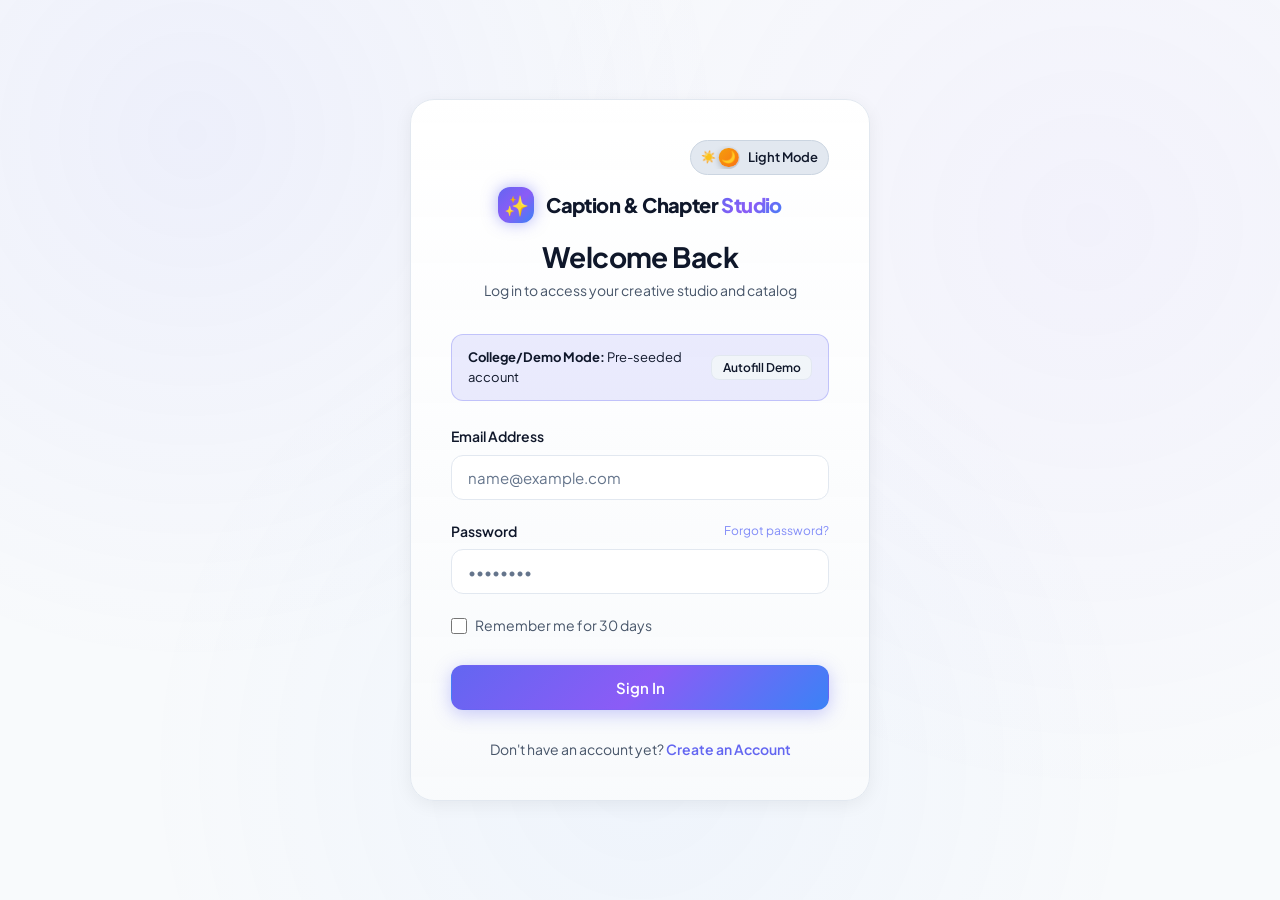
<file: frontend/favorites.html>
<!DOCTYPE html>
<html lang="en">
<head>
    <meta charset="UTF-8">
    <meta name="viewport" content="width=device-width, initial-scale=1.0">
    <title>Favorites - Caption & Chapter Studio</title>
    <link rel="stylesheet" href="css/style.css">
    <link rel="stylesheet" href="css/dashboard.css">
    <link rel="stylesheet" href="css/responsive.css">
    <script>
        (function() {
            try {
                const saved = localStorage.getItem('theme');
                const theme = saved || (window.matchMedia('(prefers-color-scheme: light)').matches ? 'light' : 'dark');
                document.documentElement.setAttribute('data-theme', theme);
            } catch (e) {}
        })();
    </script>
</head>
<body>

    <div class="app-layout">
        <!-- Sidebar Navigation -->
        <aside class="app-sidebar">
            <div class="sidebar-header">
                <a href="dashboard.html" class="brand-logo">
                    <div class="brand-icon">✨</div>
                    <span style="font-size: 1.1rem;">C&C <span class="gradient-text">Studio</span></span>
                </a>
            </div>

            <div class="sidebar-nav">
                <span class="nav-section-title">Workspace</span>
                <a href="dashboard.html" class="sidebar-link">
                    <span class="sidebar-icon">📊</span>
                    <span>Dashboard</span>
                </a>
                <a href="captions.html" class="sidebar-link">
                    <span class="sidebar-icon">⚡</span>
                    <span>Caption Generator</span>
                </a>
                <a href="chapters.html" class="sidebar-link">
                    <span class="sidebar-icon">✍️</span>
                    <span>Chapter Writer</span>
                </a>

                <span class="nav-section-title">My Content</span>
                <a href="captions.html#library" class="sidebar-link">
                    <span class="sidebar-icon">💬</span>
                    <span>My Captions</span>
                </a>
                <a href="chapters.html#library" class="sidebar-link">
                    <span class="sidebar-icon">📚</span>
                    <span>My Chapters</span>
                </a>
                <a href="favorites.html" class="sidebar-link active">
                    <span class="sidebar-icon">⭐</span>
                    <span>Favorites</span>
                </a>

                <span class="nav-section-title">Settings</span>
                <a href="profile.html" class="sidebar-link">
                    <span class="sidebar-icon">👤</span>
                    <span>Profile & Account</span>
                </a>
                <a href="javascript:void(0)" class="sidebar-link btn-logout-action">
                    <span class="sidebar-icon">🚪</span>
                    <span>Sign Out</span>
                </a>
            </div>

            <div class="sidebar-footer">
                <div class="user-snippet">
                    <div class="user-avatar">CC</div>
                    <div class="user-info-text">
                        <div class="user-info-name">Loading...</div>
                        <div class="user-info-role">Creator Studio</div>
                    </div>
                </div>
            </div>
        </aside>

        <!-- Main Body -->
        <div class="app-main">
            <!-- Topbar -->
            <header class="app-topbar">
                <div class="topbar-left">
                    <button class="hamburger-btn" aria-label="Toggle Navigation">☰</button>
                    <h1 class="topbar-title">Starred Favorites</h1>
                </div>

                <div class="topbar-right">
                    <button type="button" class="theme-toggle-btn" aria-label="Toggle dark and light mode" title="Switch theme">
                        <div class="theme-toggle-track">
                            <span class="theme-icon">☀️</span>
                            <span class="theme-icon">🌙</span>
                            <span class="theme-toggle-thumb"></span>
                        </div>
                        <span class="theme-toggle-label">Dark Mode</span>
                    </button>
                    <a href="captions.html" class="btn btn-secondary btn-sm">+ Generate</a>
                    <div class="user-avatar" style="cursor: pointer;" onclick="window.location.href='profile.html'">CC</div>
                </div>
            </header>

            <main class="app-content">
                <div class="page-header-bar">
                    <div>
                        <h2 style="font-size: 1.75rem; margin-bottom: 0.25rem;">Your Curated Best</h2>
                        <p class="page-subtitle">Quick access to all captions and chapters you’ve highlighted for high performance.</p>
                    </div>
                </div>

                <!-- Tabs -->
                <div class="tab-nav">
                    <button type="button" class="tab-btn active" data-tab="all">All Favorites (<span id="count-all">0</span>)</button>
                    <button type="button" class="tab-btn" data-tab="captions">Captions (<span id="count-captions">0</span>)</button>
                    <button type="button" class="tab-btn" data-tab="chapters">Chapters (<span id="count-chapters">0</span>)</button>
                </div>

                <!-- Favorites Grid Container -->
                <div id="favorites-container" class="cards-grid">
                    <div style="color: var(--text-muted); font-size: 0.875rem;">Loading favorites...</div>
                </div>
            </main>
        </div>
    </div>

    <!-- Chapter Reader Modal -->
    <div id="fav-reader-modal" class="modal-backdrop">
        <div class="modal-container" style="max-width: 800px;">
            <div class="modal-header">
                <div>
                    <span id="fav-reader-category" class="badge badge-category" style="margin-bottom: 0.35rem;">Category</span>
                    <h2 id="fav-reader-title" style="font-size: 1.65rem; color: #ffffff;">Chapter Title</h2>
                </div>
                <button type="button" class="modal-close" onclick="closeFavReaderModal()">&times;</button>
            </div>
            <div id="fav-reader-content" style="line-height: 1.8; font-size: 1.05rem; color: var(--text-primary); margin-top: 1.5rem; border-top: 1px solid var(--border-subtle); padding-top: 1.5rem;"></div>
            <div style="display: flex; justify-content: flex-end; margin-top: 2rem;">
                <button type="button" class="btn btn-secondary" onclick="closeFavReaderModal()">Close</button>
            </div>
        </div>
    </div>

    <!-- Toast Notifications Container -->
    <div id="toast-container"></div>

    <script src="js/theme.js"></script>
    <script src="js/main.js"></script>
    <script>
        let favCaptions = [];
        let favChapters = [];
        let activeTab = 'all';

        document.addEventListener('DOMContentLoaded', async () => {
            if (!requireAuth()) return;

            setupTabListeners();
            await loadAllFavorites();
        });

        function setupTabListeners() {
            const tabs = document.querySelectorAll('.tab-btn');
            tabs.forEach(tab => {
                tab.addEventListener('click', () => {
                    tabs.forEach(t => t.classList.remove('active'));
                    tab.classList.add('active');
                    activeTab = tab.getAttribute('data-tab');
                    renderActiveTab();
                });
            });
        }

        async function loadAllFavorites() {
            try {
                const [capRes, chapRes] = await Promise.all([
                    apiCall('/captions?favorite=true', 'GET'),
                    apiCall('/chapters?favorite=true', 'GET')
                ]);

                if (capRes.success) {
                    favCaptions = (capRes.data || []).filter(c => c.favorite);
                }
                if (chapRes.success) {
                    favChapters = (chapRes.data || []).filter(c => c.favorite);
                }

                document.getElementById('count-captions').textContent = favCaptions.length;
                document.getElementById('count-chapters').textContent = favChapters.length;
                document.getElementById('count-all').textContent = favCaptions.length + favChapters.length;

                renderActiveTab();
            } catch (err) {
                console.error(err);
                showToast('Could not load favorites', 'error');
            }
        }

        function renderActiveTab() {
            const container = document.getElementById('favorites-container');
            if (!container) return;

            let itemsHtml = [];

            if (activeTab === 'all' || activeTab === 'captions') {
                favCaptions.forEach(c => {
                    const platformClass = (c.platform || 'instagram').toLowerCase().replace('/', '');
                    itemsHtml.push(`
                        <div class="glass-card caption-card">
                            <div class="card-top">
                                <div class="card-badges">
                                    <span class="badge badge-platform-${platformClass}">${c.platform}</span>
                                    <span class="badge badge-tone">${c.tone}</span>
                                </div>
                                <button class="fav-btn active" onclick="unfavoriteCaption(${c.id})" title="Remove from favorites">★</button>
                            </div>
                            <h4 style="font-size: 1rem; margin-bottom: 0.5rem; color: #ffffff;">${escapeHtml(c.topic)}</h4>
                            <div class="card-content-text">${escapeHtml(c.content)}</div>
                            <div class="card-footer-bar">
                                <span style="font-size: 0.75rem;">Caption • ${formatDate(c.createdAt)}</span>
                                <button class="btn btn-secondary btn-sm" onclick="copyToClipboard(\`${escapeAttr(c.content)}\`)">Copy</button>
                            </div>
                        </div>
                    `);
                });
            }

            if (activeTab === 'all' || activeTab === 'chapters') {
                favChapters.forEach(ch => {
                    const plainText = (ch.content || '').replace(/<[^>]*>/g, ' ');
                    const wordCount = plainText.trim().split(/\s+/).filter(Boolean).length;
                    itemsHtml.push(`
                        <div class="glass-card chapter-card">
                            <div class="card-top">
                                <span class="badge badge-category">${escapeHtml(ch.category || 'General')}</span>
                                <button class="fav-btn active" onclick="unfavoriteChapter(${ch.id})" title="Remove from favorites">★</button>
                            </div>
                            <div>
                                <h3 style="font-size: 1.15rem; margin-bottom: 0.4rem; color: #ffffff;">${escapeHtml(ch.title)}</h3>
                                <p style="font-size: 0.875rem; color: var(--text-secondary); margin-bottom: 1rem; display: -webkit-box; -webkit-line-clamp: 3; -webkit-box-orient: vertical; overflow: hidden;">
                                    ${escapeHtml(ch.description || plainText)}
                                </p>
                            </div>
                            <div class="card-footer-bar">
                                <span>Chapter • ${wordCount} words</span>
                                <button class="btn btn-secondary btn-sm" onclick="openFavReaderModal(${ch.id})">Open</button>
                            </div>
                        </div>
                    `);
                });
            }

            if (itemsHtml.length === 0) {
                container.innerHTML = `
                    <div class="empty-state">
                        <div class="empty-state-icon">⭐</div>
                        <h3 class="empty-state-title">No favorites yet</h3>
                        <p class="empty-state-text">Star your best captions in the Caption Studio or long-form chapters to access them here instantly.</p>
                        <a href="captions.html" class="btn btn-primary btn-sm">Explore Studio</a>
                    </div>
                `;
            } else {
                container.innerHTML = itemsHtml.join('');
            }
        }

        async function unfavoriteCaption(id) {
            try {
                await apiCall(`/captions/${id}/favorite`, 'PUT');
                favCaptions = favCaptions.filter(c => c.id !== id);
                document.getElementById('count-captions').textContent = favCaptions.length;
                document.getElementById('count-all').textContent = favCaptions.length + favChapters.length;
                renderActiveTab();
                showToast('Removed from favorites', 'info');
            } catch (err) {
                showToast('Error updating favorite', 'error');
            }
        }

        async function unfavoriteChapter(id) {
            try {
                await apiCall(`/chapters/${id}/favorite`, 'PUT');
                favChapters = favChapters.filter(c => c.id !== id);
                document.getElementById('count-chapters').textContent = favChapters.length;
                document.getElementById('count-all').textContent = favCaptions.length + favChapters.length;
                renderActiveTab();
                showToast('Removed from favorites', 'info');
            } catch (err) {
                showToast('Error updating favorite', 'error');
            }
        }

        function openFavReaderModal(id) {
            const ch = favChapters.find(c => c.id === id);
            if (!ch) return;
            document.getElementById('fav-reader-title').textContent = ch.title;
            document.getElementById('fav-reader-category').textContent = ch.category || 'General';
            document.getElementById('fav-reader-content').innerHTML = ch.content;
            document.getElementById('fav-reader-modal').classList.add('active');
        }

        function closeFavReaderModal() {
            document.getElementById('fav-reader-modal').classList.remove('active');
        }

        function formatDate(dateStr) {
            if (!dateStr) return 'Recently';
            return new Date(dateStr).toLocaleDateString('en-US', { month: 'short', day: 'numeric' });
        }

        function escapeHtml(str) {
            if (!str) return '';
            return str.replace(/&/g, "&amp;").replace(/</g, "&lt;").replace(/>/g, "&gt;").replace(/"/g, "&quot;").replace(/'/g, "&#039;");
        }

        function escapeAttr(str) {
            if (!str) return '';
            return str.replace(/\\/g, '\\\\').replace(/`/g, '\\`').replace(/\$/g, '\\$');
        }
    </script>
</body>
</html>
</file>
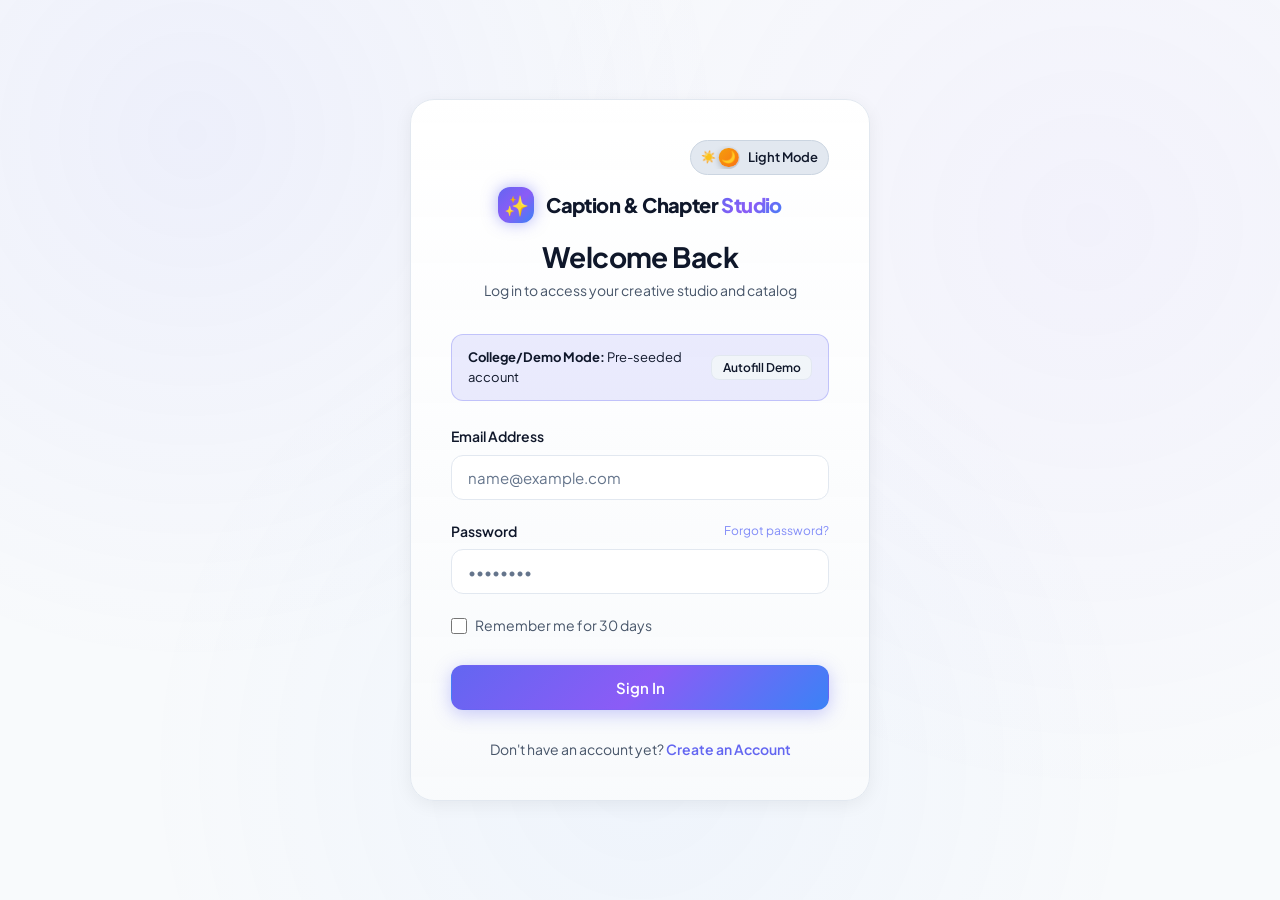
<file: frontend/login.html>
<!DOCTYPE html>
<html lang="en">
<head>
    <meta charset="UTF-8">
    <meta name="viewport" content="width=device-width, initial-scale=1.0">
    <title>Login - Caption & Chapter Studio</title>
    <link rel="stylesheet" href="css/style.css">
    <link rel="stylesheet" href="css/responsive.css">
    <script>
        (function() {
            try {
                const saved = localStorage.getItem('theme');
                const theme = saved || (window.matchMedia('(prefers-color-scheme: light)').matches ? 'light' : 'dark');
                document.documentElement.setAttribute('data-theme', theme);
            } catch (e) {}
        })();
    </script>
</head>
<body>

    <div class="auth-page-wrapper">
        <div class="glass-card auth-card" style="position: relative;">
            <div style="display: flex; justify-content: flex-end; margin-bottom: 0.75rem;">
                <button type="button" class="theme-toggle-btn" aria-label="Toggle dark and light mode" title="Switch theme">
                    <div class="theme-toggle-track">
                        <span class="theme-icon">☀️</span>
                        <span class="theme-icon">🌙</span>
                        <span class="theme-toggle-thumb"></span>
                    </div>
                    <span class="theme-toggle-label">Dark Mode</span>
                </button>
            </div>

            <div class="auth-header">
                <a href="index.html" class="brand-logo" style="justify-content: center; margin-bottom: 1rem;">
                    <div class="brand-icon">✨</div>
                    <span>Caption & Chapter <span class="gradient-text">Studio</span></span>
                </a>
                <h2 class="auth-title">Welcome Back</h2>
                <p style="font-size: 0.875rem;">Log in to access your creative studio and catalog</p>
            </div>

            <!-- Demo Account Quick Fill Banner -->
            <div style="background: rgba(99, 102, 241, 0.12); border: 1px solid rgba(99, 102, 241, 0.3); border-radius: var(--radius-md); padding: 0.75rem 1rem; margin-bottom: 1.5rem; display: flex; align-items: center; justify-content: space-between;">
                <div style="font-size: 0.8125rem; color: var(--text-primary);">
                    <strong>College/Demo Mode:</strong> Pre-seeded account
                </div>
                <button type="button" id="fill-demo-btn" class="btn btn-secondary btn-sm" style="font-size: 0.75rem; padding: 0.25rem 0.65rem;">
                    Autofill Demo
                </button>
            </div>

            <form id="login-form">
                <div class="form-group">
                    <label class="form-label" for="email">Email Address</label>
                    <input type="email" id="email" class="form-input" placeholder="name@example.com" required autocomplete="email">
                </div>

                <div class="form-group">
                    <div style="display: flex; justify-content: space-between; align-items: center; margin-bottom: 0.45rem;">
                        <label class="form-label" for="password" style="margin-bottom: 0;">Password</label>
                        <a href="javascript:void(0)" onclick="showToast('For evaluation/demo, use: Demo@1234 or create a new account', 'info')" style="font-size: 0.75rem; color: #818cf8;">Forgot password?</a>
                    </div>
                    <input type="password" id="password" class="form-input" placeholder="••••••••" required autocomplete="current-password">
                </div>

                <div class="form-group" style="display: flex; justify-content: space-between; align-items: center;">
                    <label class="form-checkbox-label">
                        <input type="checkbox" id="remember-me" class="form-checkbox">
                        <span>Remember me for 30 days</span>
                    </label>
                </div>

                <button type="submit" id="login-submit-btn" class="btn btn-primary" style="width: 100%; margin-top: 0.5rem;">
                    Sign In
                </button>
            </form>

            <div class="auth-footer">
                Don't have an account yet? <a href="signup.html">Create an Account</a>
            </div>
        </div>
    </div>

    <!-- Toast Notifications Container -->
    <div id="toast-container"></div>

    <script src="js/theme.js"></script>
    <script src="js/main.js"></script>
    <script src="js/auth.js"></script>
</body>
</html>
</file>
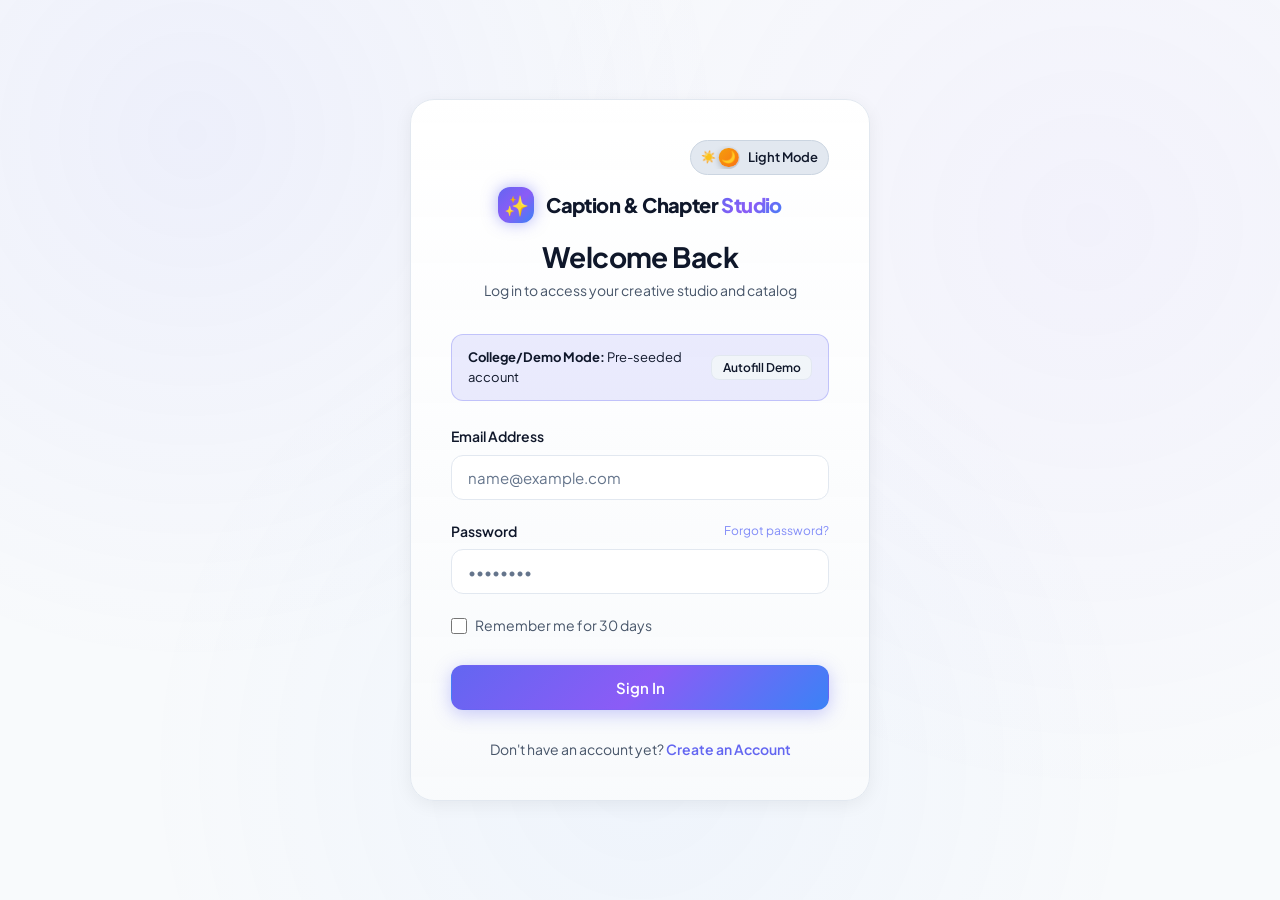
<file: frontend/profile.html>
<!DOCTYPE html>
<html lang="en">
<head>
    <meta charset="UTF-8">
    <meta name="viewport" content="width=device-width, initial-scale=1.0">
    <title>Profile & Account - Caption & Chapter Studio</title>
    <link rel="stylesheet" href="css/style.css">
    <link rel="stylesheet" href="css/dashboard.css">
    <link rel="stylesheet" href="css/responsive.css">
    <script>
        (function() {
            try {
                const saved = localStorage.getItem('theme');
                const theme = saved || (window.matchMedia('(prefers-color-scheme: light)').matches ? 'light' : 'dark');
                document.documentElement.setAttribute('data-theme', theme);
            } catch (e) {}
        })();
    </script>
</head>
<body>

    <div class="app-layout">
        <!-- Sidebar Navigation -->
        <aside class="app-sidebar">
            <div class="sidebar-header">
                <a href="dashboard.html" class="brand-logo">
                    <div class="brand-icon">✨</div>
                    <span style="font-size: 1.1rem;">C&C <span class="gradient-text">Studio</span></span>
                </a>
            </div>

            <div class="sidebar-nav">
                <span class="nav-section-title">Workspace</span>
                <a href="dashboard.html" class="sidebar-link">
                    <span class="sidebar-icon">📊</span>
                    <span>Dashboard</span>
                </a>
                <a href="captions.html" class="sidebar-link">
                    <span class="sidebar-icon">⚡</span>
                    <span>Caption Generator</span>
                </a>
                <a href="chapters.html" class="sidebar-link">
                    <span class="sidebar-icon">✍️</span>
                    <span>Chapter Writer</span>
                </a>

                <span class="nav-section-title">My Content</span>
                <a href="captions.html#library" class="sidebar-link">
                    <span class="sidebar-icon">💬</span>
                    <span>My Captions</span>
                </a>
                <a href="chapters.html#library" class="sidebar-link">
                    <span class="sidebar-icon">📚</span>
                    <span>My Chapters</span>
                </a>
                <a href="favorites.html" class="sidebar-link">
                    <span class="sidebar-icon">⭐</span>
                    <span>Favorites</span>
                </a>

                <span class="nav-section-title">Settings</span>
                <a href="profile.html" class="sidebar-link active">
                    <span class="sidebar-icon">👤</span>
                    <span>Profile & Account</span>
                </a>
                <a href="javascript:void(0)" class="sidebar-link btn-logout-action">
                    <span class="sidebar-icon">🚪</span>
                    <span>Sign Out</span>
                </a>
            </div>

            <div class="sidebar-footer">
                <div class="user-snippet">
                    <div class="user-avatar">CC</div>
                    <div class="user-info-text">
                        <div class="user-info-name">Loading...</div>
                        <div class="user-info-role">Creator Studio</div>
                    </div>
                </div>
            </div>
        </aside>

        <!-- Main Body -->
        <div class="app-main">
            <!-- Topbar -->
            <header class="app-topbar">
                <div class="topbar-left">
                    <button class="hamburger-btn" aria-label="Toggle Navigation">☰</button>
                    <h1 class="topbar-title">Account Settings</h1>
                </div>

                <div class="topbar-right">
                    <button type="button" class="theme-toggle-btn" aria-label="Toggle dark and light mode" title="Switch theme">
                        <div class="theme-toggle-track">
                            <span class="theme-icon">☀️</span>
                            <span class="theme-icon">🌙</span>
                            <span class="theme-toggle-thumb"></span>
                        </div>
                        <span class="theme-toggle-label">Dark Mode</span>
                    </button>
                    <button type="button" class="btn btn-danger btn-sm btn-logout-action">Sign Out</button>
                    <div class="user-avatar">CC</div>
                </div>
            </header>

            <main class="app-content">
                <div class="page-header-bar">
                    <div>
                        <h2 style="font-size: 1.75rem; margin-bottom: 0.25rem;">Creator Profile</h2>
                        <p class="page-subtitle">Manage your credentials, view portfolio metrics, and configure your account.</p>
                    </div>
                </div>

                <!-- Profile Overview Header Card -->
                <div class="glass-card" style="padding: 2rem; border-radius: var(--radius-xl); margin-bottom: 2rem; display: flex; align-items: center; justify-content: space-between; flex-wrap: wrap; gap: 1.5rem;">
                    <div style="display: flex; align-items: center; gap: 1.5rem;">
                        <div class="user-avatar" style="width: 4.5rem; height: 4.5rem; font-size: 1.75rem;">CC</div>
                        <div>
                            <h3 id="profile-display-name" style="font-size: 1.5rem; margin-bottom: 0.25rem;">Creator Name</h3>
                            <p id="profile-display-email" style="font-size: 0.9375rem; color: var(--text-secondary); margin-bottom: 0.35rem;">user@example.com</p>
                            <span style="font-size: 0.8125rem; color: var(--text-muted);">
                                Member Since: <strong id="profile-display-date" style="color: #c7d2fe;">Loading...</strong>
                            </span>
                        </div>
                    </div>

                    <div style="display: flex; gap: 1.5rem; text-align: center;">
                        <div style="background: rgba(255,255,255,0.03); padding: 0.75rem 1.25rem; border-radius: var(--radius-md); border: 1px solid var(--border-subtle);">
                            <div id="profile-stat-captions" style="font-size: 1.5rem; font-weight: 800; color: #818cf8;">0</div>
                            <div style="font-size: 0.75rem; color: var(--text-muted); text-transform: uppercase;">Captions</div>
                        </div>
                        <div style="background: rgba(255,255,255,0.03); padding: 0.75rem 1.25rem; border-radius: var(--radius-md); border: 1px solid var(--border-subtle);">
                            <div id="profile-stat-chapters" style="font-size: 1.5rem; font-weight: 800; color: #38bdf8;">0</div>
                            <div style="font-size: 0.75rem; color: var(--text-muted); text-transform: uppercase;">Chapters</div>
                        </div>
                    </div>
                </div>

                <!-- Edit Profile Form -->
                <div class="glass-card" style="padding: 2.25rem; border-radius: var(--radius-xl); max-width: 750px;">
                    <h3 style="font-size: 1.25rem; margin-bottom: 1.5rem; border-bottom: 1px solid var(--border-subtle); padding-bottom: 0.85rem;">
                        Edit Account Details
                    </h3>

                    <form id="profile-form">
                        <div class="form-group">
                            <label class="form-label" for="edit-name">Full Name</label>
                            <input type="text" id="edit-name" class="form-input" required>
                        </div>

                        <div class="form-group">
                            <label class="form-label" for="edit-email">Email Address</label>
                            <input type="email" id="edit-email" class="form-input" required>
                        </div>

                        <h4 style="font-size: 1.05rem; margin: 2rem 0 1rem; color: var(--text-primary);">Change Password (Optional)</h4>

                        <div class="form-group">
                            <label class="form-label" for="current-password">Current Password</label>
                            <input type="password" id="current-password" class="form-input" placeholder="Required only if changing password">
                        </div>

                        <div class="form-group">
                            <label class="form-label" for="new-password">New Password</label>
                            <input type="password" id="new-password" class="form-input" placeholder="At least 6 characters" minlength="6">
                        </div>

                        <div style="display: flex; justify-content: flex-end; gap: 0.75rem; margin-top: 2rem;">
                            <button type="submit" id="btn-save-profile" class="btn btn-primary">
                                Save Profile Changes
                            </button>
                        </div>
                    </form>
                </div>

                <!-- Theme & Appearance Settings Card -->
                <div class="glass-card" style="padding: 2.25rem; border-radius: var(--radius-xl); max-width: 750px; margin-top: 1.5rem;">
                    <h3 style="font-size: 1.25rem; margin-bottom: 0.75rem; border-bottom: 1px solid var(--border-subtle); padding-bottom: 0.85rem;">
                        Theme & Appearance
                    </h3>
                    <p style="font-size: 0.875rem; color: var(--text-secondary); margin-bottom: 1.25rem;">
                        Customize your visual experience. Preferences are saved automatically to your browser.
                    </p>
                    <div style="display: flex; align-items: center; justify-content: space-between; flex-wrap: wrap; gap: 1rem; padding: 1rem 1.25rem; background: var(--input-bg); border: 1px solid var(--border-subtle); border-radius: var(--radius-md);">
                        <div>
                            <div style="font-weight: 600; font-size: 0.95rem; color: var(--text-primary);">Interface Theme</div>
                            <div style="font-size: 0.8125rem; color: var(--text-muted);">Switch seamlessly between Dark Mode and Light Mode</div>
                        </div>
                        <button type="button" class="theme-toggle-btn" aria-label="Toggle dark and light mode" title="Switch theme">
                            <div class="theme-toggle-track">
                                <span class="theme-icon">☀️</span>
                                <span class="theme-icon">🌙</span>
                                <span class="theme-toggle-thumb"></span>
                            </div>
                            <span class="theme-toggle-label">Dark Mode</span>
                        </button>
                    </div>
                </div>
            </main>
        </div>
    </div>

    <!-- Toast Notifications Container -->
    <div id="toast-container"></div>

    <script src="js/theme.js"></script>
    <script src="js/main.js"></script>
    <script>
        document.addEventListener('DOMContentLoaded', async () => {
            if (!requireAuth()) return;

            await loadProfileData();
            setupProfileForm();
        });

        async function loadProfileData() {
            try {
                const [userRes, statsRes] = await Promise.all([
                    apiCall('/auth/me', 'GET'),
                    apiCall('/dashboard/stats', 'GET')
                ]);

                if (userRes.success && userRes.data) {
                    const u = userRes.data;
                    document.getElementById('profile-display-name').textContent = u.name;
                    document.getElementById('profile-display-email').textContent = u.email;
                    document.getElementById('profile-display-date').textContent = u.createdAt 
                        ? new Date(u.createdAt).toLocaleDateString('en-US', { year: 'numeric', month: 'long', day: 'numeric' })
                        : 'Active Member';

                    document.getElementById('edit-name').value = u.name;
                    document.getElementById('edit-email').value = u.email;
                }

                if (statsRes.success && statsRes.data) {
                    document.getElementById('profile-stat-captions').textContent = statsRes.data.totalCaptions || 0;
                    document.getElementById('profile-stat-chapters').textContent = statsRes.data.totalChapters || 0;
                }
            } catch (err) {
                console.error(err);
                showToast('Failed to load profile details', 'error');
            }
        }

        function setupProfileForm() {
            const form = document.getElementById('profile-form');
            const submitBtn = document.getElementById('btn-save-profile');

            form.addEventListener('submit', async (e) => {
                e.preventDefault();

                const name = document.getElementById('edit-name').value.trim();
                const email = document.getElementById('edit-email').value.trim();
                const currentPassword = document.getElementById('current-password').value;
                const newPassword = document.getElementById('new-password').value;

                if (!name || !email) {
                    showToast('Name and email are required', 'warning');
                    return;
                }

                if (newPassword && !currentPassword) {
                    showToast('Current password is required to set a new password', 'warning');
                    return;
                }

                submitBtn.disabled = true;
                submitBtn.innerHTML = `<span>Saving...</span>`;

                try {
                    const response = await apiCall('/auth/profile', 'PUT', {
                        name,
                        email,
                        currentPassword: currentPassword || null,
                        newPassword: newPassword || null
                    });

                    if (response.success && response.data) {
                        setUser(response.data, true);
                        showToast('Profile updated successfully!', 'success');
                        document.getElementById('current-password').value = '';
                        document.getElementById('new-password').value = '';
                        await loadProfileData();
                    }
                } catch (err) {
                    showToast(err.message || 'Error updating profile', 'error');
                } finally {
                    submitBtn.disabled = false;
                    submitBtn.innerHTML = `<span>Save Profile Changes</span>`;
                }
            });
        }
    </script>
</body>
</html>
</file>
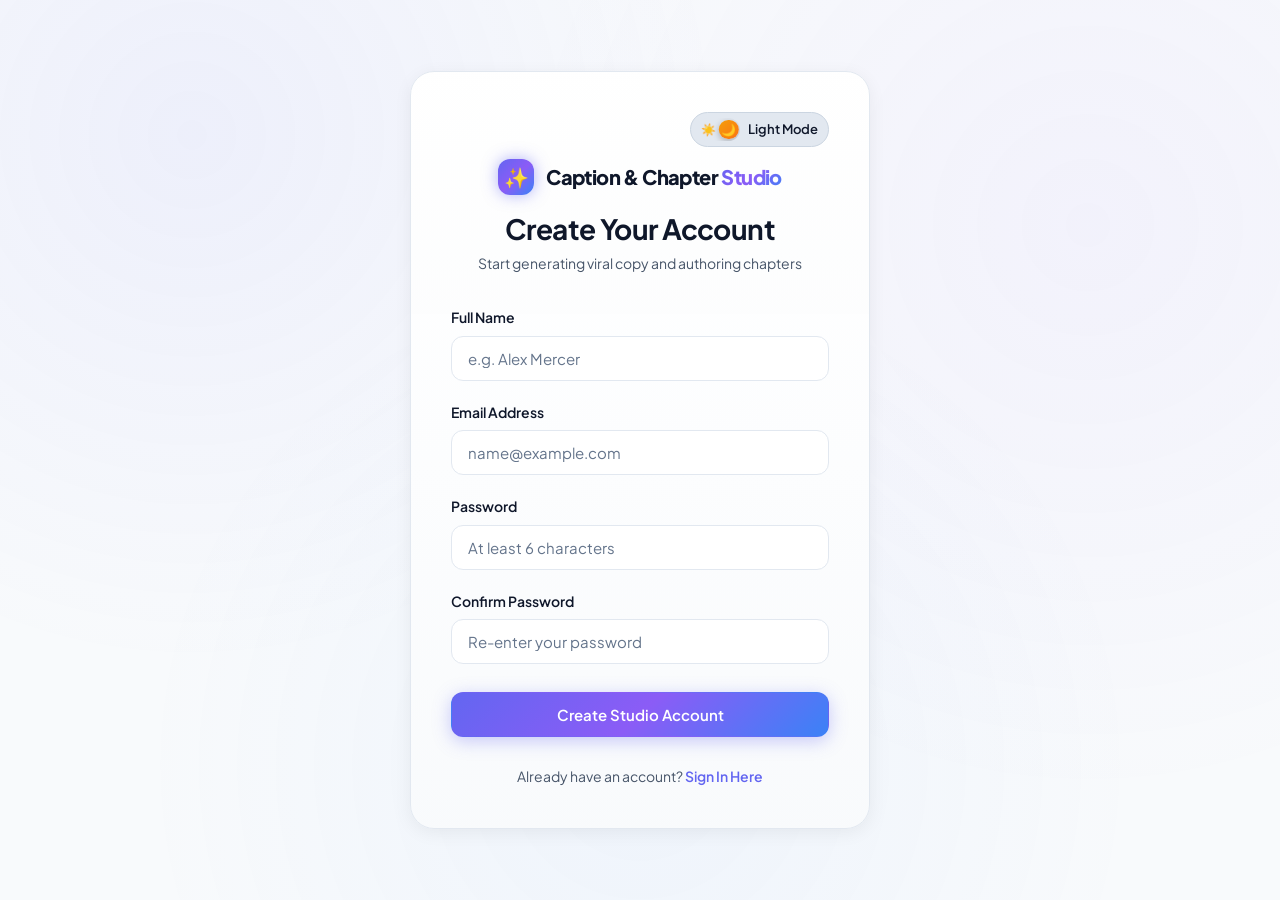
<file: frontend/signup.html>
<!DOCTYPE html>
<html lang="en">
<head>
    <meta charset="UTF-8">
    <meta name="viewport" content="width=device-width, initial-scale=1.0">
    <title>Sign Up - Caption & Chapter Studio</title>
    <link rel="stylesheet" href="css/style.css">
    <link rel="stylesheet" href="css/responsive.css">
    <script>
        (function() {
            try {
                const saved = localStorage.getItem('theme');
                const theme = saved || (window.matchMedia('(prefers-color-scheme: light)').matches ? 'light' : 'dark');
                document.documentElement.setAttribute('data-theme', theme);
            } catch (e) {}
        })();
    </script>
</head>
<body>

    <div class="auth-page-wrapper">
        <div class="glass-card auth-card" style="position: relative;">
            <div style="display: flex; justify-content: flex-end; margin-bottom: 0.75rem;">
                <button type="button" class="theme-toggle-btn" aria-label="Toggle dark and light mode" title="Switch theme">
                    <div class="theme-toggle-track">
                        <span class="theme-icon">☀️</span>
                        <span class="theme-icon">🌙</span>
                        <span class="theme-toggle-thumb"></span>
                    </div>
                    <span class="theme-toggle-label">Dark Mode</span>
                </button>
            </div>

            <div class="auth-header">
                <a href="index.html" class="brand-logo" style="justify-content: center; margin-bottom: 1rem;">
                    <div class="brand-icon">✨</div>
                    <span>Caption & Chapter <span class="gradient-text">Studio</span></span>
                </a>
                <h2 class="auth-title">Create Your Account</h2>
                <p style="font-size: 0.875rem;">Start generating viral copy and authoring chapters</p>
            </div>

            <form id="signup-form">
                <div class="form-group">
                    <label class="form-label" for="name">Full Name</label>
                    <input type="text" id="name" class="form-input" placeholder="e.g. Alex Mercer" required autocomplete="name">
                </div>

                <div class="form-group">
                    <label class="form-label" for="email">Email Address</label>
                    <input type="email" id="email" class="form-input" placeholder="name@example.com" required autocomplete="email">
                </div>

                <div class="form-group">
                    <label class="form-label" for="password">Password</label>
                    <input type="password" id="password" class="form-input" placeholder="At least 6 characters" minlength="6" required autocomplete="new-password">
                </div>

                <div class="form-group">
                    <label class="form-label" for="confirm-password">Confirm Password</label>
                    <input type="password" id="confirm-password" class="form-input" placeholder="Re-enter your password" minlength="6" required autocomplete="new-password">
                </div>

                <button type="submit" id="signup-submit-btn" class="btn btn-primary" style="width: 100%; margin-top: 0.5rem;">
                    Create Studio Account
                </button>
            </form>

            <div class="auth-footer">
                Already have an account? <a href="login.html">Sign In Here</a>
            </div>
        </div>
    </div>

    <!-- Toast Notifications Container -->
    <div id="toast-container"></div>

    <script src="js/theme.js"></script>
    <script src="js/main.js"></script>
    <script src="js/auth.js"></script>
</body>
</html>
</file>
<file: frontend/css/style.css>
/* ==============================================================================
   Caption & Chapter Studio - Core Style System (Dark & Light Theme)
   ============================================================================== */

@import url('https://fonts.googleapis.com/css2?family=Plus+Jakarta+Sans:wght@300;400;500;600;700;800&family=JetBrains+Mono:wght@400;500&display=swap');

/* ==============================================================================
   Theme Variables
   ============================================================================== */

/* Dark Theme (Default) */
:root, [data-theme="dark"] {
    /* Color Palette */
    --bg-base: #07090e;
    --bg-surface: #0e131f;
    --bg-surface-elevated: #141c2e;
    --bg-card: rgba(17, 24, 39, 0.75);
    --bg-card-hover: rgba(24, 33, 53, 0.85);
    --border-subtle: rgba(255, 255, 255, 0.08);
    --border-strong: rgba(255, 255, 255, 0.16);
    --border-glow: rgba(99, 102, 241, 0.35);

    /* Gradients */
    --gradient-primary: linear-gradient(135deg, #6366f1 0%, #8b5cf6 50%, #3b82f6 100%);
    --gradient-accent: linear-gradient(135deg, #a855f7 0%, #ec4899 100%);
    --gradient-electric: linear-gradient(135deg, #06b6d4 0%, #3b82f6 50%, #8b5cf6 100%);
    --gradient-card: linear-gradient(180deg, rgba(255, 255, 255, 0.04) 0%, rgba(255, 255, 255, 0.01) 100%);
    --glow-primary: 0 0 35px -5px rgba(99, 102, 241, 0.35);
    --glow-subtle: 0 8px 32px 0 rgba(0, 0, 0, 0.37);
    --card-shadow: 0 10px 30px -10px rgba(0, 0, 0, 0.5);

    /* Text Colors */
    --text-primary: #f8fafc;
    --text-secondary: #94a3b8;
    --text-muted: #64748b;
    --text-inverse: #07090e;

    /* Component Surface Colors */
    --input-bg: rgba(14, 19, 31, 0.85);
    --input-focus-bg: rgba(17, 24, 39, 0.95);
    --nav-bg: rgba(7, 9, 14, 0.82);
    --topbar-bg: rgba(7, 9, 14, 0.85);
    --sidebar-footer-bg: rgba(14, 19, 31, 0.6);
    --output-box-bg: rgba(10, 14, 23, 0.85);
    --toolbar-bg: rgba(14, 19, 31, 0.95);
    --metrics-bar-bg: rgba(10, 14, 23, 0.6);
    --modal-bg: #0e131f;

    /* Ambient Background Glow */
    --ambient-glow-1: rgba(99, 102, 241, 0.15);
    --ambient-glow-2: rgba(139, 92, 246, 0.12);
    --ambient-glow-3: rgba(59, 130, 246, 0.10);

    /* Theme Toggle Switch */
    --toggle-track-bg: rgba(255, 255, 255, 0.08);
    --toggle-track-border: rgba(255, 255, 255, 0.16);
    --toggle-thumb-bg: linear-gradient(135deg, #6366f1, #8b5cf6);

    /* Semantic Status Colors */
    --success: #10b981;
    --success-bg: rgba(16, 185, 129, 0.12);
    --warning: #f59e0b;
    --warning-bg: rgba(245, 158, 11, 0.12);
    --danger: #ef4444;
    --danger-bg: rgba(239, 68, 68, 0.12);
    --info: #3b82f6;
    --info-bg: rgba(59, 130, 246, 0.12);
}

/* Light Theme */
[data-theme="light"] {
    /* Color Palette */
    --bg-base: #f8fafc;
    --bg-surface: #ffffff;
    --bg-surface-elevated: #f1f5f9;
    --bg-card: rgba(255, 255, 255, 0.95);
    --bg-card-hover: #ffffff;
    --border-subtle: #e2e8f0;
    --border-strong: #cbd5e1;
    --border-glow: rgba(99, 102, 241, 0.25);

    /* Gradients */
    --gradient-primary: linear-gradient(135deg, #6366f1 0%, #8b5cf6 50%, #3b82f6 100%);
    --gradient-accent: linear-gradient(135deg, #a855f7 0%, #ec4899 100%);
    --gradient-electric: linear-gradient(135deg, #0284c7 0%, #2563eb 50%, #7c3aed 100%);
    --gradient-card: linear-gradient(180deg, rgba(255, 255, 255, 0.98) 0%, rgba(248, 250, 252, 0.92) 100%);
    --glow-primary: 0 4px 20px -2px rgba(99, 102, 241, 0.22);
    --glow-subtle: 0 4px 20px 0 rgba(0, 0, 0, 0.05);
    --card-shadow: 0 4px 18px 0 rgba(0, 0, 0, 0.06);

    /* Text Colors */
    --text-primary: #0f172a;
    --text-secondary: #475569;
    --text-muted: #64748b;
    --text-inverse: #ffffff;

    /* Component Surface Colors */
    --input-bg: #ffffff;
    --input-focus-bg: #ffffff;
    --nav-bg: rgba(255, 255, 255, 0.9);
    --topbar-bg: rgba(255, 255, 255, 0.92);
    --sidebar-footer-bg: #f8fafc;
    --output-box-bg: #f8fafc;
    --toolbar-bg: #f8fafc;
    --metrics-bar-bg: #f1f5f9;
    --modal-bg: #ffffff;

    /* Ambient Background Glow */
    --ambient-glow-1: rgba(99, 102, 241, 0.07);
    --ambient-glow-2: rgba(139, 92, 246, 0.05);
    --ambient-glow-3: rgba(59, 130, 246, 0.05);

    /* Theme Toggle Switch */
    --toggle-track-bg: #e2e8f0;
    --toggle-track-border: #cbd5e1;
    --toggle-thumb-bg: linear-gradient(135deg, #f59e0b, #f97316);

    /* Semantic Status Colors */
    --success: #059669;
    --success-bg: rgba(5, 150, 105, 0.1);
    --warning: #d97706;
    --warning-bg: rgba(217, 119, 6, 0.1);
    --danger: #dc2626;
    --danger-bg: rgba(220, 38, 38, 0.1);
    --info: #2563eb;
    --info-bg: rgba(37, 99, 235, 0.1);
}

:root {
    /* Shared Constants */
    --font-sans: 'Plus Jakarta Sans', -apple-system, BlinkMacSystemFont, "Segoe UI", Roboto, sans-serif;
    --font-mono: 'JetBrains Mono', monospace;

    --radius-sm: 8px;
    --radius-md: 12px;
    --radius-lg: 18px;
    --radius-xl: 24px;
    --radius-full: 9999px;
    --transition-fast: 150ms cubic-bezier(0.4, 0, 0.2, 1);
    --transition-base: 250ms cubic-bezier(0.16, 1, 0.3, 1);
    --transition-smooth: 350ms cubic-bezier(0.16, 1, 0.3, 1);
}

/* Reset & Basics */
*, *::before, *::after {
    box-sizing: border-box;
    margin: 0;
    padding: 0;
}

html {
    font-size: 16px;
    scroll-behavior: smooth;
}

body {
    background-color: var(--bg-base);
    color: var(--text-primary);
    font-family: var(--font-sans);
    line-height: 1.6;
    overflow-x: hidden;
    min-height: 100vh;
    -webkit-font-smoothing: antialiased;
    -moz-osx-font-smoothing: grayscale;
}

/* Smooth Theme Transitions across all interactive elements */
body,
.glass-card,
.app-sidebar,
.app-topbar,
.landing-navbar,
.landing-footer,
.form-input,
.form-select,
.form-textarea,
.stat-card,
.editor-shell,
.modal-container,
.caption-option-card,
.preview-mockup,
.auth-card,
.output-box,
.theme-toggle-btn,
.theme-toggle-track {
    transition: background-color 0.3s cubic-bezier(0.16, 1, 0.3, 1),
                color 0.3s cubic-bezier(0.16, 1, 0.3, 1),
                border-color 0.3s cubic-bezier(0.16, 1, 0.3, 1),
                box-shadow 0.3s cubic-bezier(0.16, 1, 0.3, 1);
}

/* Subtle Animated Ambient Background Grid & Glow */
body::before {
    content: "";
    position: fixed;
    top: 0;
    left: 0;
    width: 100%;
    height: 100%;
    background: 
        radial-gradient(circle at 15% 15%, var(--ambient-glow-1) 0%, transparent 40%),
        radial-gradient(circle at 85% 25%, var(--ambient-glow-2) 0%, transparent 45%),
        radial-gradient(circle at 50% 85%, var(--ambient-glow-3) 0%, transparent 50%);
    pointer-events: none;
    z-index: -1;
}

/* Typography Helpers */
h1, h2, h3, h4, h5, h6 {
    color: var(--text-primary);
    font-weight: 700;
    line-height: 1.25;
    letter-spacing: -0.02em;
}

p {
    color: var(--text-secondary);
}

a {
    color: inherit;
    text-decoration: none;
    transition: color var(--transition-fast);
}

/* Gradient Text Effect */
.gradient-text {
    background: var(--gradient-primary);
    -webkit-background-clip: text;
    -webkit-text-fill-color: transparent;
    display: inline-block;
}

.gradient-text-electric {
    background: var(--gradient-electric);
    -webkit-background-clip: text;
    -webkit-text-fill-color: transparent;
    display: inline-block;
}

/* Glassmorphism Card System */
.glass-card {
    background: var(--bg-card);
    background-image: var(--gradient-card);
    backdrop-filter: blur(16px);
    -webkit-backdrop-filter: blur(16px);
    border: 1px solid var(--border-subtle);
    border-radius: var(--radius-lg);
    box-shadow: var(--card-shadow);
    transition: transform var(--transition-smooth), border-color var(--transition-smooth), box-shadow var(--transition-smooth), background-color 0.3s ease;
}

.glass-card:hover {
    border-color: var(--border-strong);
}

.glass-card-interactive:hover {
    transform: translateY(-4px);
    border-color: rgba(99, 102, 241, 0.4);
    box-shadow: 0 16px 36px -10px rgba(0, 0, 0, 0.15), var(--glow-primary);
}

/* Buttons */
.btn {
    display: inline-flex;
    align-items: center;
    justify-content: center;
    gap: 0.5rem;
    font-family: var(--font-sans);
    font-size: 0.9375rem;
    font-weight: 600;
    padding: 0.75rem 1.5rem;
    border-radius: var(--radius-md);
    border: 1px solid transparent;
    cursor: pointer;
    transition: all var(--transition-base);
    text-align: center;
    user-select: none;
    white-space: nowrap;
}

.btn-primary {
    background: var(--gradient-primary);
    color: #ffffff;
    box-shadow: 0 4px 18px rgba(99, 102, 241, 0.35);
}

.btn-primary:hover {
    transform: translateY(-2px);
    box-shadow: 0 8px 25px rgba(99, 102, 241, 0.5);
    filter: brightness(1.08);
}

.btn-secondary {
    background: var(--bg-surface-elevated);
    color: var(--text-primary);
    border-color: var(--border-subtle);
}

.btn-secondary:hover {
    background: var(--bg-card-hover);
    border-color: var(--border-strong);
    transform: translateY(-1px);
}

.btn-ghost {
    background: transparent;
    color: var(--text-secondary);
}

.btn-ghost:hover {
    color: var(--text-primary);
    background: var(--bg-surface-elevated);
}

.btn-danger {
    background: var(--danger-bg);
    color: var(--danger);
    border-color: rgba(239, 68, 68, 0.3);
}

.btn-danger:hover {
    background: var(--danger);
    color: #ffffff;
}

.btn-sm {
    padding: 0.45rem 0.85rem;
    font-size: 0.8125rem;
    border-radius: var(--radius-sm);
}

.btn-lg {
    padding: 0.95rem 2rem;
    font-size: 1.05rem;
    border-radius: var(--radius-lg);
}

.btn-icon {
    width: 2.5rem;
    height: 2.5rem;
    padding: 0;
    border-radius: var(--radius-md);
}

/* ==============================================================================
   Animated Theme Switch Component
   ============================================================================== */
.theme-toggle-btn {
    display: inline-flex;
    align-items: center;
    gap: 0.45rem;
    background: var(--toggle-track-bg);
    border: 1px solid var(--toggle-track-border);
    border-radius: var(--radius-full);
    padding: 0.3rem 0.65rem 0.3rem 0.35rem;
    cursor: pointer;
    font-family: var(--font-sans);
    font-size: 0.8125rem;
    font-weight: 600;
    color: var(--text-primary);
    user-select: none;
    outline: none;
}

.theme-toggle-btn:focus-visible {
    box-shadow: 0 0 0 2px var(--border-glow);
}

.theme-toggle-btn:hover {
    border-color: var(--border-strong);
    transform: translateY(-1px);
}

.theme-toggle-track {
    width: 2.75rem;
    height: 1.45rem;
    background: var(--toggle-track-bg);
    border-radius: var(--radius-full);
    position: relative;
    display: flex;
    align-items: center;
    justify-content: space-between;
    padding: 0 0.3rem;
    box-sizing: border-box;
    overflow: hidden;
}

.theme-toggle-track .theme-icon {
    font-size: 0.75rem;
    line-height: 1;
    z-index: 1;
    pointer-events: none;
    transition: opacity 0.3s ease;
}

.theme-toggle-thumb {
    position: absolute;
    top: 2px;
    left: 2px;
    width: calc(1.45rem - 4px);
    height: calc(1.45rem - 4px);
    border-radius: 50%;
    background: var(--toggle-thumb-bg);
    box-shadow: 0 2px 6px rgba(0, 0, 0, 0.25);
    transition: transform 0.35s cubic-bezier(0.16, 1, 0.3, 1), background 0.35s ease;
    display: flex;
    align-items: center;
    justify-content: center;
}

[data-theme="light"] .theme-toggle-thumb {
    transform: translateX(1.3rem);
}

[data-theme="dark"] .theme-toggle-thumb {
    transform: translateX(0);
}

.theme-toggle-label {
    font-size: 0.8125rem;
    font-weight: 600;
    color: var(--text-primary);
    line-height: 1;
    white-space: nowrap;
}

/* Form Controls */
.form-group {
    margin-bottom: 1.25rem;
    text-align: left;
}

.form-label {
    display: block;
    font-size: 0.875rem;
    font-weight: 600;
    color: var(--text-primary);
    margin-bottom: 0.45rem;
}

.form-input, .form-select, .form-textarea {
    width: 100%;
    background: var(--input-bg);
    border: 1px solid var(--border-subtle);
    border-radius: var(--radius-md);
    padding: 0.75rem 1rem;
    font-size: 0.9375rem;
    color: var(--text-primary);
    font-family: var(--font-sans);
    transition: border-color var(--transition-base), box-shadow var(--transition-base), background-color 0.3s ease;
    outline: none;
}

.form-input:focus, .form-select:focus, .form-textarea:focus {
    border-color: #6366f1;
    box-shadow: 0 0 0 3px rgba(99, 102, 241, 0.2);
    background: var(--input-focus-bg);
}

.form-input::placeholder, .form-textarea::placeholder {
    color: var(--text-muted);
}

.form-textarea {
    min-height: 110px;
    resize: vertical;
}

.form-checkbox-label {
    display: inline-flex;
    align-items: center;
    gap: 0.5rem;
    cursor: pointer;
    font-size: 0.875rem;
    color: var(--text-secondary);
    user-select: none;
}

.form-checkbox {
    width: 1rem;
    height: 1rem;
    accent-color: #6366f1;
    cursor: pointer;
}

/* Badges & Chips */
.badge {
    display: inline-flex;
    align-items: center;
    gap: 0.35rem;
    font-size: 0.75rem;
    font-weight: 600;
    padding: 0.25rem 0.65rem;
    border-radius: var(--radius-full);
    text-transform: capitalize;
}

.badge-platform-instagram { background: rgba(225, 48, 108, 0.15); color: #f43f5e; border: 1px solid rgba(225, 48, 108, 0.3); }
.badge-platform-linkedin { background: rgba(10, 102, 194, 0.15); color: #0284c7; border: 1px solid rgba(10, 102, 194, 0.3); }
.badge-platform-twitter { background: rgba(29, 155, 240, 0.15); color: #0284c7; border: 1px solid rgba(29, 155, 240, 0.3); }
.badge-platform-youtube { background: rgba(255, 0, 0, 0.15); color: #ef4444; border: 1px solid rgba(255, 0, 0, 0.3); }
.badge-platform-facebook { background: rgba(24, 119, 242, 0.15); color: #2563eb; border: 1px solid rgba(24, 119, 242, 0.3); }

.badge-tone {
    background: rgba(139, 92, 246, 0.15);
    color: #9333ea;
    border: 1px solid rgba(139, 92, 246, 0.3);
}

[data-theme="dark"] .badge-tone {
    color: #c084fc;
}

.badge-category {
    background: rgba(59, 130, 246, 0.15);
    color: #2563eb;
    border: 1px solid rgba(59, 130, 246, 0.3);
}

[data-theme="dark"] .badge-category {
    color: #93c5fd;
}

/* Landing Page Navbar */
.landing-navbar {
    position: sticky;
    top: 0;
    width: 100%;
    z-index: 1000;
    background: var(--nav-bg);
    backdrop-filter: blur(20px);
    -webkit-backdrop-filter: blur(20px);
    border-bottom: 1px solid var(--border-subtle);
    padding: 1rem 2rem;
}

.nav-container {
    max-width: 1240px;
    margin: 0 auto;
    display: flex;
    align-items: center;
    justify-content: space-between;
}

.brand-logo {
    display: flex;
    align-items: center;
    gap: 0.75rem;
    font-size: 1.25rem;
    font-weight: 800;
    color: var(--text-primary);
    letter-spacing: -0.03em;
}

.brand-icon {
    width: 2.25rem;
    height: 2.25rem;
    border-radius: var(--radius-md);
    background: var(--gradient-primary);
    display: flex;
    align-items: center;
    justify-content: center;
    box-shadow: 0 0 15px rgba(99, 102, 241, 0.5);
    color: #ffffff;
}

.nav-links {
    display: flex;
    align-items: center;
    gap: 2rem;
    list-style: none;
}

.nav-link {
    color: var(--text-secondary);
    font-weight: 500;
    font-size: 0.9375rem;
}

.nav-link:hover {
    color: var(--text-primary);
}

.nav-actions {
    display: flex;
    align-items: center;
    gap: 1rem;
}

/* Landing Hero Section */
.hero-section {
    padding: 6rem 1.5rem 5rem;
    text-align: center;
    position: relative;
    max-width: 1100px;
    margin: 0 auto;
}

.hero-pill {
    display: inline-flex;
    align-items: center;
    gap: 0.5rem;
    padding: 0.35rem 1rem;
    background: rgba(99, 102, 241, 0.12);
    border: 1px solid rgba(99, 102, 241, 0.3);
    border-radius: var(--radius-full);
    font-size: 0.8125rem;
    color: #6366f1;
    font-weight: 600;
    margin-bottom: 1.75rem;
}

[data-theme="dark"] .hero-pill {
    color: #a5b4fc;
}

.hero-heading {
    font-size: clamp(2.5rem, 5.5vw, 4.25rem);
    font-weight: 800;
    line-height: 1.1;
    letter-spacing: -0.03em;
    margin-bottom: 1.5rem;
}

.hero-subtitle {
    font-size: clamp(1.05rem, 2vw, 1.25rem);
    color: var(--text-secondary);
    max-width: 720px;
    margin: 0 auto 2.5rem;
}

.hero-cta-group {
    display: flex;
    align-items: center;
    justify-content: center;
    gap: 1.25rem;
    flex-wrap: wrap;
    margin-bottom: 4rem;
}

/* Interactive Preview Box */
.preview-mockup {
    background: var(--bg-surface);
    border: 1px solid var(--border-subtle);
    border-radius: var(--radius-xl);
    padding: 1.75rem;
    box-shadow: var(--card-shadow);
    text-align: left;
    position: relative;
    overflow: hidden;
}

.mockup-header {
    display: flex;
    align-items: center;
    justify-content: space-between;
    border-bottom: 1px solid var(--border-subtle);
    padding-bottom: 1rem;
    margin-bottom: 1.25rem;
}

.mockup-dots {
    display: flex;
    gap: 0.4rem;
}

.mockup-dot {
    width: 10px;
    height: 10px;
    border-radius: 50%;
}
.mockup-dot.red { background: #ef4444; }
.mockup-dot.yellow { background: #f59e0b; }
.mockup-dot.green { background: #10b981; }

/* Features Grid */
.features-section, .how-it-works-section, .benefits-section {
    padding: 5rem 1.5rem;
    max-width: 1200px;
    margin: 0 auto;
}

.section-header {
    text-align: center;
    margin-bottom: 3.5rem;
}

.section-tag {
    font-size: 0.8125rem;
    font-weight: 700;
    text-transform: uppercase;
    letter-spacing: 0.1em;
    color: #6366f1;
    margin-bottom: 0.75rem;
    display: block;
}

.section-title {
    font-size: 2.25rem;
    margin-bottom: 1rem;
}

.section-description {
    max-width: 600px;
    margin: 0 auto;
    font-size: 1.05rem;
}

.features-grid {
    display: grid;
    grid-template-columns: repeat(auto-fit, minmax(280px, 1fr));
    gap: 1.75rem;
}

.feature-card {
    padding: 2rem;
    border-radius: var(--radius-lg);
    display: flex;
    flex-direction: column;
    gap: 1rem;
}

.feature-icon-wrapper {
    width: 3.25rem;
    height: 3.25rem;
    border-radius: var(--radius-md);
    display: flex;
    align-items: center;
    justify-content: center;
    background: rgba(99, 102, 241, 0.15);
    color: #6366f1;
    font-size: 1.5rem;
    border: 1px solid rgba(99, 102, 241, 0.3);
}

/* Steps Grid */
.steps-grid {
    display: grid;
    grid-template-columns: repeat(auto-fit, minmax(260px, 1fr));
    gap: 2rem;
}

.step-card {
    padding: 2.25rem;
    position: relative;
    border-radius: var(--radius-lg);
}

.step-number {
    font-size: 2.5rem;
    font-weight: 800;
    color: rgba(99, 102, 241, 0.25);
    margin-bottom: 0.5rem;
}

/* Auth Pages (Login / Signup) */
.auth-page-wrapper {
    min-height: 100vh;
    display: flex;
    align-items: center;
    justify-content: center;
    padding: 2rem 1.5rem;
    position: relative;
}

.auth-card {
    width: 100%;
    max-width: 460px;
    padding: 2.5rem;
    border-radius: var(--radius-xl);
}

.auth-header {
    text-align: center;
    margin-bottom: 2rem;
}

.auth-title {
    font-size: 1.75rem;
    margin-top: 0.75rem;
    margin-bottom: 0.35rem;
}

.auth-footer {
    text-align: center;
    margin-top: 1.75rem;
    font-size: 0.875rem;
    color: var(--text-secondary);
}

.auth-footer a {
    color: #6366f1;
    font-weight: 600;
}

.auth-footer a:hover {
    text-decoration: underline;
}

/* Toast Notifications */
#toast-container {
    position: fixed;
    top: 1.5rem;
    right: 1.5rem;
    z-index: 9999;
    display: flex;
    flex-direction: column;
    gap: 0.75rem;
    pointer-events: none;
}

.toast {
    pointer-events: auto;
    min-width: 300px;
    max-width: 420px;
    padding: 0.9rem 1.25rem;
    border-radius: var(--radius-md);
    background: var(--bg-surface-elevated);
    border: 1px solid var(--border-subtle);
    color: var(--text-primary);
    box-shadow: 0 10px 30px rgba(0, 0, 0, 0.15);
    display: flex;
    align-items: center;
    gap: 0.75rem;
    font-size: 0.875rem;
    animation: toastSlideIn 0.3s cubic-bezier(0.16, 1, 0.3, 1) forwards;
    transition: opacity 0.3s, transform 0.3s;
}

.toast.toast-success { border-color: rgba(16, 185, 129, 0.4); border-left: 4px solid var(--success); }
.toast.toast-error { border-color: rgba(239, 68, 68, 0.4); border-left: 4px solid var(--danger); }
.toast.toast-info { border-color: rgba(59, 130, 246, 0.4); border-left: 4px solid var(--info); }
.toast.toast-warning { border-color: rgba(245, 158, 11, 0.4); border-left: 4px solid var(--warning); }

@keyframes toastSlideIn {
    from { opacity: 0; transform: translateX(50px); }
    to { opacity: 1; transform: translateX(0); }
}

/* Modal Overlay */
.modal-backdrop {
    position: fixed;
    top: 0;
    left: 0;
    width: 100%;
    height: 100%;
    background: rgba(0, 0, 0, 0.65);
    backdrop-filter: blur(8px);
    z-index: 5000;
    display: none;
    align-items: center;
    justify-content: center;
    padding: 1.5rem;
}

.modal-backdrop.active {
    display: flex;
}

.modal-container {
    background: var(--modal-bg);
    border: 1px solid var(--border-strong);
    border-radius: var(--radius-xl);
    width: 100%;
    max-width: 650px;
    max-height: 90vh;
    overflow-y: auto;
    padding: 2rem;
    box-shadow: 0 25px 60px rgba(0, 0, 0, 0.25);
    animation: modalScale 0.25s cubic-bezier(0.16, 1, 0.3, 1);
}

@keyframes modalScale {
    from { opacity: 0; transform: scale(0.95); }
    to { opacity: 1; transform: scale(1); }
}

.modal-header {
    display: flex;
    align-items: center;
    justify-content: space-between;
    margin-bottom: 1.5rem;
}

.modal-close {
    background: transparent;
    border: none;
    color: var(--text-muted);
    font-size: 1.5rem;
    cursor: pointer;
    line-height: 1;
}

.modal-close:hover {
    color: var(--text-primary);
}

/* Footer */
.landing-footer {
    border-top: 1px solid var(--border-subtle);
    padding: 3rem 1.5rem 2rem;
    background: var(--bg-surface);
    text-align: center;
}

.footer-content {
    max-width: 1200px;
    margin: 0 auto;
    display: flex;
    flex-direction: column;
    align-items: center;
    gap: 1.5rem;
}

.footer-copy {
    font-size: 0.875rem;
    color: var(--text-muted);
}
</file>
<file: frontend/css/responsive.css>
/* ==============================================================================
   Caption & Chapter Studio - Responsive Layout System
   ============================================================================== */

/* Tablet & Smaller Desktops (Under 1024px) */
@media (max-width: 1024px) {
    .generator-grid {
        grid-template-columns: 1fr;
    }

    .result-panel {
        position: static;
    }

    .stats-grid {
        grid-template-columns: repeat(2, 1fr);
    }
}

/* Mobile & Small Tablets (Under 768px) */
@media (max-width: 768px) {
    .app-sidebar {
        transform: translateX(-100%);
        width: 280px;
        box-shadow: 20px 0 50px rgba(0, 0, 0, 0.25);
    }

    .app-sidebar.open {
        transform: translateX(0);
    }

    .app-main {
        margin-left: 0;
    }

    .hamburger-btn {
        display: block;
    }

    .app-topbar {
        padding: 0 1.25rem;
    }

    .app-content {
        padding: 1.25rem;
    }

    .hero-section {
        padding: 4rem 1rem 3rem;
    }

    .nav-links {
        display: none;
    }

    .stats-grid {
        grid-template-columns: 1fr;
    }

    .cards-grid {
        grid-template-columns: 1fr;
    }

    .editor-metrics-bar {
        flex-direction: column;
        align-items: flex-start;
        gap: 0.5rem;
    }

    .filter-bar {
        flex-direction: column;
        align-items: stretch;
    }

    .search-input-wrapper {
        min-width: 100%;
    }

    .page-header-bar {
        flex-direction: column;
        align-items: flex-start;
    }

    .auth-card {
        padding: 1.75rem 1.25rem;
    }

    .platform-selector {
        grid-template-columns: repeat(3, 1fr);
    }

    .modal-container {
        padding: 1.25rem;
    }
}

/* Small Smart Phones (Under 480px) */
@media (max-width: 480px) {
    .platform-selector {
        grid-template-columns: repeat(2, 1fr);
    }

    .hero-cta-group {
        flex-direction: column;
        width: 100%;
    }

    .hero-cta-group .btn {
        width: 100%;
    }

    .length-segmented-control {
        flex-direction: column;
    }
}
</file>
<file: frontend/css/dashboard.css>
/* ==============================================================================
   Caption & Chapter Studio - Dashboard & Studio Layout Styling
   ============================================================================== */

/* Layout Shell */
.app-layout {
    display: flex;
    min-height: 100vh;
    background-color: var(--bg-base);
}

/* Sidebar */
.app-sidebar {
    width: 270px;
    background: var(--bg-surface);
    border-right: 1px solid var(--border-subtle);
    display: flex;
    flex-direction: column;
    position: fixed;
    top: 0;
    bottom: 0;
    left: 0;
    z-index: 100;
    transition: transform var(--transition-base);
}

.sidebar-header {
    padding: 1.5rem;
    display: flex;
    align-items: center;
    justify-content: space-between;
    border-bottom: 1px solid var(--border-subtle);
}

.sidebar-nav {
    flex: 1;
    padding: 1.25rem 1rem;
    display: flex;
    flex-direction: column;
    gap: 0.35rem;
    overflow-y: auto;
}

.nav-section-title {
    font-size: 0.6875rem;
    font-weight: 700;
    text-transform: uppercase;
    letter-spacing: 0.08em;
    color: var(--text-muted);
    padding: 0.75rem 0.75rem 0.25rem;
}

.sidebar-link {
    display: flex;
    align-items: center;
    gap: 0.85rem;
    padding: 0.75rem 1rem;
    border-radius: var(--radius-md);
    color: var(--text-secondary);
    font-size: 0.9375rem;
    font-weight: 500;
    transition: all var(--transition-fast);
    position: relative;
}

.sidebar-link:hover {
    color: var(--text-primary);
    background: rgba(99, 102, 241, 0.08);
}

.sidebar-link.active {
    color: var(--text-primary);
    background: linear-gradient(90deg, rgba(99, 102, 241, 0.18) 0%, rgba(139, 92, 246, 0.08) 100%);
    border: 1px solid rgba(99, 102, 241, 0.35);
    font-weight: 600;
}

[data-theme="light"] .sidebar-link.active {
    color: #4f46e5;
}

.sidebar-link.active::before {
    content: "";
    position: absolute;
    left: 0;
    top: 25%;
    height: 50%;
    width: 3px;
    background: var(--gradient-primary);
    border-radius: 0 var(--radius-sm) var(--radius-sm) 0;
}

.sidebar-icon {
    font-size: 1.15rem;
    width: 1.35rem;
    display: flex;
    align-items: center;
    justify-content: center;
}

.sidebar-footer {
    padding: 1.25rem;
    border-top: 1px solid var(--border-subtle);
    display: flex;
    align-items: center;
    justify-content: space-between;
    background: var(--sidebar-footer-bg);
}

.user-snippet {
    display: flex;
    align-items: center;
    gap: 0.75rem;
    overflow: hidden;
}

.user-avatar {
    width: 2.25rem;
    height: 2.25rem;
    border-radius: 50%;
    background: var(--gradient-primary);
    display: flex;
    align-items: center;
    justify-content: center;
    color: #ffffff;
    font-weight: 700;
    font-size: 0.875rem;
    flex-shrink: 0;
    box-shadow: 0 0 10px rgba(99, 102, 241, 0.35);
}

.user-info-text {
    overflow: hidden;
    line-height: 1.2;
}

.user-info-name {
    font-size: 0.875rem;
    font-weight: 600;
    color: var(--text-primary);
    white-space: nowrap;
    text-overflow: ellipsis;
    overflow: hidden;
}

.user-info-role {
    font-size: 0.75rem;
    color: var(--text-muted);
}

/* Main Content Area */
.app-main {
    flex: 1;
    margin-left: 270px;
    display: flex;
    flex-direction: column;
    min-height: 100vh;
}

/* Top Navigation Bar */
.app-topbar {
    height: 72px;
    background: var(--topbar-bg);
    backdrop-filter: blur(16px);
    -webkit-backdrop-filter: blur(16px);
    border-bottom: 1px solid var(--border-subtle);
    position: sticky;
    top: 0;
    z-index: 90;
    display: flex;
    align-items: center;
    justify-content: space-between;
    padding: 0 2rem;
}

.topbar-left {
    display: flex;
    align-items: center;
    gap: 1.25rem;
}

.hamburger-btn {
    display: none;
    background: transparent;
    border: none;
    color: var(--text-primary);
    font-size: 1.35rem;
    cursor: pointer;
}

.topbar-title {
    font-size: 1.25rem;
    font-weight: 700;
}

.topbar-right {
    display: flex;
    align-items: center;
    gap: 1rem;
}

/* Main Viewport Container */
.app-content {
    flex: 1;
    padding: 2rem;
    max-width: 1400px;
    width: 100%;
    margin: 0 auto;
}

/* Statistics Grid */
.stats-grid {
    display: grid;
    grid-template-columns: repeat(auto-fit, minmax(220px, 1fr));
    gap: 1.25rem;
    margin-bottom: 2rem;
}

.stat-card {
    padding: 1.5rem;
    border-radius: var(--radius-lg);
    position: relative;
    overflow: hidden;
}

.stat-card-header {
    display: flex;
    align-items: center;
    justify-content: space-between;
    margin-bottom: 0.75rem;
}

.stat-card-title {
    font-size: 0.8125rem;
    font-weight: 600;
    color: var(--text-muted);
    text-transform: uppercase;
    letter-spacing: 0.05em;
}

.stat-card-icon {
    width: 2.25rem;
    height: 2.25rem;
    border-radius: var(--radius-md);
    display: flex;
    align-items: center;
    justify-content: center;
    font-size: 1.1rem;
    background: rgba(99, 102, 241, 0.12);
    color: #818cf8;
}

.stat-value {
    font-size: 2rem;
    font-weight: 800;
    color: var(--text-primary);
    line-height: 1.1;
    margin-bottom: 0.25rem;
}

.stat-trend {
    font-size: 0.75rem;
    color: var(--text-muted);
}

/* Section Header Bar */
.page-header-bar {
    display: flex;
    align-items: center;
    justify-content: space-between;
    flex-wrap: wrap;
    gap: 1rem;
    margin-bottom: 1.75rem;
}

.page-subtitle {
    font-size: 0.9375rem;
    color: var(--text-secondary);
}

/* Caption Generator Studio Styles */
.generator-grid {
    display: grid;
    grid-template-columns: 1.1fr 1fr;
    gap: 2rem;
    align-items: start;
}

.config-panel {
    padding: 2rem;
    border-radius: var(--radius-xl);
}

.result-panel {
    padding: 2rem;
    border-radius: var(--radius-xl);
    position: sticky;
    top: 92px;
}

.platform-selector {
    display: grid;
    grid-template-columns: repeat(auto-fill, minmax(105px, 1fr));
    gap: 0.5rem;
    margin-top: 0.4rem;
}

.platform-radio-label {
    border: 1px solid var(--border-subtle);
    border-radius: var(--radius-md);
    padding: 0.6rem 0.5rem;
    text-align: center;
    cursor: pointer;
    font-size: 0.8125rem;
    font-weight: 600;
    background: var(--input-bg);
    color: var(--text-secondary);
    transition: all var(--transition-fast);
    display: flex;
    flex-direction: column;
    align-items: center;
    gap: 0.35rem;
}

.platform-radio-label input {
    display: none;
}

.platform-radio-label.selected,
.platform-radio-label:hover {
    border-color: #6366f1;
    background: rgba(99, 102, 241, 0.15);
    color: #4f46e5;
}

[data-theme="dark"] .platform-radio-label.selected,
[data-theme="dark"] .platform-radio-label:hover {
    color: #ffffff;
}

.length-segmented-control {
    display: flex;
    background: var(--input-bg);
    border: 1px solid var(--border-subtle);
    border-radius: var(--radius-md);
    padding: 0.25rem;
    gap: 0.25rem;
}

.segment-btn {
    flex: 1;
    padding: 0.5rem 0.75rem;
    font-size: 0.8125rem;
    font-weight: 600;
    text-align: center;
    border-radius: var(--radius-sm);
    background: transparent;
    border: none;
    color: var(--text-secondary);
    cursor: pointer;
    transition: all var(--transition-fast);
}

.segment-btn.active {
    background: var(--gradient-primary);
    color: #ffffff;
    box-shadow: 0 2px 8px rgba(99, 102, 241, 0.4);
}

/* Output Display Box */
.output-box {
    background: var(--output-box-bg);
    border: 1px solid var(--border-subtle);
    border-radius: var(--radius-md);
    padding: 1.25rem;
    font-size: 0.9375rem;
    line-height: 1.65;
    color: var(--text-primary);
    white-space: pre-wrap;
    word-break: break-word;
    min-height: 150px;
    max-height: 320px;
    overflow-y: auto;
    font-family: var(--font-sans);
}

.hashtags-container {
    display: flex;
    flex-wrap: wrap;
    gap: 0.45rem;
    margin-top: 1rem;
}

.hashtag-pill {
    background: rgba(99, 102, 241, 0.12);
    border: 1px solid rgba(99, 102, 241, 0.25);
    color: #6366f1;
    padding: 0.2rem 0.65rem;
    border-radius: var(--radius-full);
    font-size: 0.75rem;
    font-weight: 600;
    cursor: pointer;
    transition: all var(--transition-fast);
}

[data-theme="dark"] .hashtag-pill {
    color: #a5b4fc;
}

.hashtag-pill:hover {
    background: #6366f1;
    color: #ffffff;
}

/* 5 Distinct Generated Caption Option Cards */
.caption-options-container {
    display: flex;
    flex-direction: column;
    gap: 1.25rem;
    margin-top: 1rem;
}

.caption-option-card {
    background: var(--bg-surface);
    border: 1px solid var(--border-subtle);
    border-radius: var(--radius-lg);
    padding: 1.35rem 1.5rem;
    box-shadow: var(--card-shadow);
    transition: transform var(--transition-base), border-color var(--transition-base), box-shadow var(--transition-base);
    position: relative;
}

.caption-option-card:hover {
    border-color: rgba(99, 102, 241, 0.45);
    box-shadow: var(--glow-primary);
    transform: translateY(-2px);
}

.option-card-header {
    display: flex;
    align-items: center;
    justify-content: space-between;
    margin-bottom: 0.85rem;
    padding-bottom: 0.6rem;
    border-bottom: 1px solid var(--border-subtle);
}

.option-number-badge {
    display: inline-flex;
    align-items: center;
    gap: 0.4rem;
    font-weight: 700;
    font-size: 0.875rem;
    color: #6366f1;
}

[data-theme="dark"] .option-number-badge {
    color: #a5b4fc;
}

.option-card-text {
    font-size: 0.95rem;
    line-height: 1.65;
    color: var(--text-primary);
    white-space: pre-wrap;
    word-break: break-word;
    margin-bottom: 0.85rem;
}

.option-card-actions {
    display: flex;
    align-items: center;
    justify-content: space-between;
    flex-wrap: wrap;
    gap: 0.5rem;
    padding-top: 0.75rem;
    border-top: 1px solid var(--border-subtle);
}

.btn-generate-more {
    width: 100%;
    margin-top: 1.5rem;
    padding: 0.85rem 1.5rem;
    background: linear-gradient(135deg, rgba(99, 102, 241, 0.15) 0%, rgba(139, 92, 246, 0.1) 100%);
    border: 1px solid rgba(99, 102, 241, 0.35);
    color: #4f46e5;
    font-weight: 700;
    font-size: 0.95rem;
    border-radius: var(--radius-md);
    cursor: pointer;
    transition: all var(--transition-base);
    display: flex;
    align-items: center;
    justify-content: center;
    gap: 0.5rem;
}

[data-theme="dark"] .btn-generate-more {
    color: #c7d2fe;
}

.btn-generate-more:hover {
    background: var(--gradient-primary);
    color: #ffffff;
    box-shadow: 0 4px 20px rgba(99, 102, 241, 0.45);
    transform: translateY(-2px);
}

/* Skeleton Loading Animation */
.skeleton-card {
    background: var(--bg-surface-elevated);
    border: 1px solid var(--border-subtle);
    border-radius: var(--radius-lg);
    padding: 1.5rem;
    animation: skeletonPulse 1.5s infinite ease-in-out;
}

.skeleton-line {
    height: 12px;
    background: var(--border-strong);
    border-radius: var(--radius-sm);
    margin-bottom: 0.65rem;
}

.skeleton-line.short { width: 45%; }
.skeleton-line.medium { width: 75%; }
.skeleton-line.long { width: 100%; }

@keyframes skeletonPulse {
    0% { opacity: 0.6; }
    50% { opacity: 1; }
    100% { opacity: 0.6; }
}

/* Captions List / Library Grid */
.cards-grid {
    display: grid;
    grid-template-columns: repeat(auto-fill, minmax(320px, 1fr));
    gap: 1.5rem;
}

.caption-card, .chapter-card {
    padding: 1.5rem;
    border-radius: var(--radius-lg);
    display: flex;
    flex-direction: column;
    justify-content: space-between;
    min-height: 240px;
}

.card-top {
    display: flex;
    align-items: center;
    justify-content: space-between;
    margin-bottom: 0.85rem;
}

.card-badges {
    display: flex;
    gap: 0.4rem;
    flex-wrap: wrap;
}

.card-actions-quick {
    display: flex;
    gap: 0.4rem;
}

.fav-btn {
    background: transparent;
    border: none;
    color: var(--text-muted);
    font-size: 1.15rem;
    cursor: pointer;
    transition: transform var(--transition-fast), color var(--transition-fast);
}

.fav-btn:hover {
    transform: scale(1.15);
    color: #f59e0b;
}

.fav-btn.active {
    color: #f59e0b;
}

.card-content-text {
    font-size: 0.9375rem;
    color: var(--text-primary);
    line-height: 1.6;
    margin-bottom: 1.25rem;
    display: -webkit-box;
    -webkit-line-clamp: 5;
    -webkit-box-orient: vertical;
    overflow: hidden;
    white-space: pre-wrap;
}

.card-footer-bar {
    display: flex;
    align-items: center;
    justify-content: space-between;
    border-top: 1px solid var(--border-subtle);
    padding-top: 0.85rem;
    font-size: 0.8125rem;
    color: var(--text-muted);
}

/* Chapter Editor Styling */
.editor-shell {
    background: var(--bg-surface);
    border: 1px solid var(--border-subtle);
    border-radius: var(--radius-xl);
    overflow: hidden;
    box-shadow: var(--card-shadow);
    margin-bottom: 2.5rem;
}

.editor-toolbar {
    background: var(--toolbar-bg);
    border-bottom: 1px solid var(--border-subtle);
    padding: 0.6rem 1rem;
    display: flex;
    align-items: center;
    gap: 0.4rem;
    flex-wrap: wrap;
}

.toolbar-btn {
    width: 2.1rem;
    height: 2.1rem;
    border-radius: var(--radius-sm);
    background: transparent;
    border: 1px solid transparent;
    color: var(--text-secondary);
    display: flex;
    align-items: center;
    justify-content: center;
    cursor: pointer;
    font-size: 0.9rem;
    font-weight: 700;
    transition: all var(--transition-fast);
}

.toolbar-btn:hover {
    background: rgba(99, 102, 241, 0.1);
    color: var(--text-primary);
}

.toolbar-btn.active {
    background: rgba(99, 102, 241, 0.2);
    border-color: rgba(99, 102, 241, 0.4);
    color: #6366f1;
}

[data-theme="dark"] .toolbar-btn.active {
    color: #ffffff;
}

.toolbar-divider {
    width: 1px;
    height: 1.25rem;
    background: var(--border-subtle);
    margin: 0 0.25rem;
}

.editor-surface {
    min-height: 380px;
    max-height: 600px;
    overflow-y: auto;
    padding: 2rem;
    font-size: 1.05rem;
    line-height: 1.75;
    color: var(--text-primary);
    outline: none;
    font-family: var(--font-sans);
}

.editor-surface:empty::before {
    content: attr(data-placeholder);
    color: var(--text-muted);
    pointer-events: none;
}

.editor-surface h1, .editor-surface h2, .editor-surface h3 {
    margin-top: 1.25rem;
    margin-bottom: 0.5rem;
}

.editor-surface p {
    margin-bottom: 1rem;
    color: var(--text-primary);
}

.editor-surface ul, .editor-surface ol {
    margin-left: 1.5rem;
    margin-bottom: 1rem;
}

.editor-surface blockquote {
    border-left: 3px solid #6366f1;
    padding-left: 1rem;
    margin: 1rem 0;
    color: #6366f1;
    font-style: italic;
}

[data-theme="dark"] .editor-surface blockquote {
    color: #a5b4fc;
}

.editor-metrics-bar {
    padding: 0.75rem 1.5rem;
    border-top: 1px solid var(--border-subtle);
    background: var(--metrics-bar-bg);
    display: flex;
    align-items: center;
    justify-content: space-between;
    font-size: 0.8125rem;
    color: var(--text-muted);
}

/* Filter and Search Bar */
.filter-bar {
    display: flex;
    align-items: center;
    gap: 1rem;
    flex-wrap: wrap;
    margin-bottom: 1.5rem;
}

.search-input-wrapper {
    position: relative;
    flex: 1;
    min-width: 240px;
}

.search-input-wrapper .form-input {
    padding-left: 2.5rem;
}

.search-icon {
    position: absolute;
    left: 0.85rem;
    top: 50%;
    transform: translateY(-50%);
    color: var(--text-muted);
    pointer-events: none;
}

/* Empty State */
.empty-state {
    text-align: center;
    padding: 4rem 2rem;
    background: var(--bg-surface);
    border: 1px dashed var(--border-subtle);
    border-radius: var(--radius-xl);
    grid-column: 1 / -1;
}

.empty-state-icon {
    font-size: 3rem;
    color: var(--text-muted);
    margin-bottom: 1rem;
}

.empty-state-title {
    font-size: 1.25rem;
    margin-bottom: 0.5rem;
}

.empty-state-text {
    max-width: 420px;
    margin: 0 auto 1.5rem;
    font-size: 0.9375rem;
}

/* Tab Navigation */
.tab-nav {
    display: flex;
    gap: 0.5rem;
    border-bottom: 1px solid var(--border-subtle);
    margin-bottom: 1.75rem;
}

.tab-btn {
    padding: 0.75rem 1.25rem;
    background: transparent;
    border: none;
    border-bottom: 2px solid transparent;
    color: var(--text-secondary);
    font-weight: 600;
    font-size: 0.9375rem;
    cursor: pointer;
    transition: all var(--transition-fast);
}

.tab-btn:hover {
    color: var(--text-primary);
}

.tab-btn.active {
    color: #6366f1;
    border-bottom-color: #6366f1;
}

[data-theme="dark"] .tab-btn.active {
    color: #ffffff;
}
</file>
